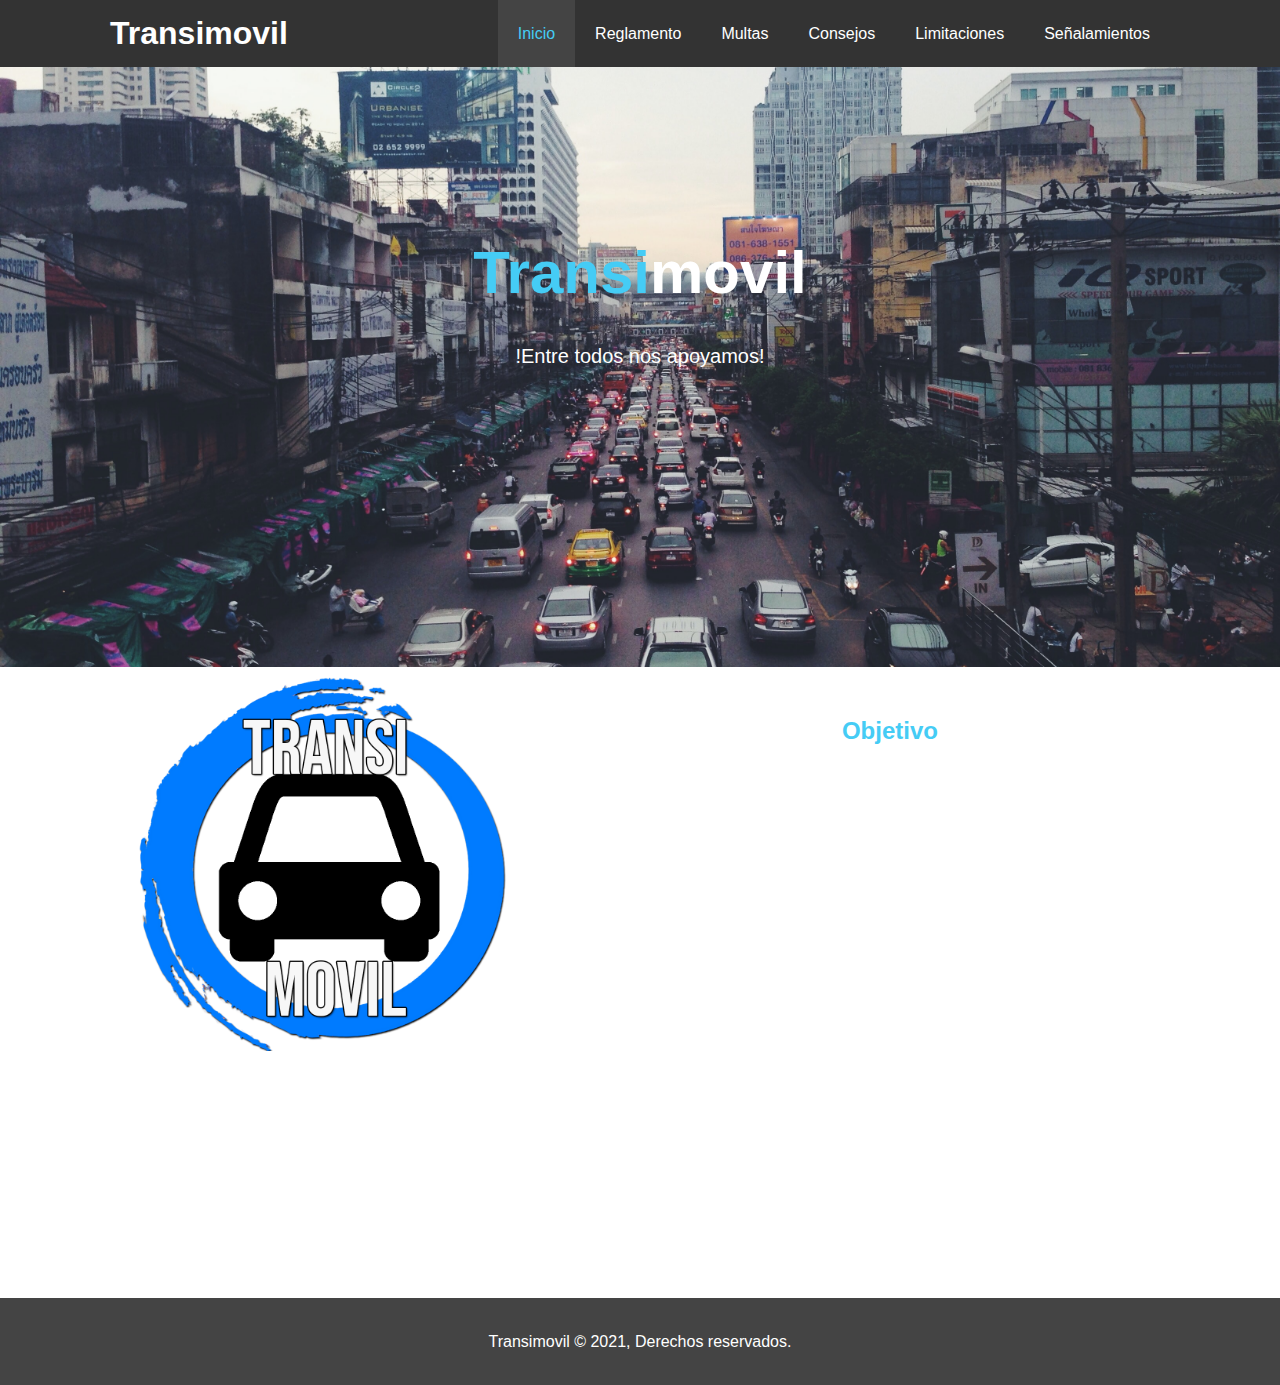
<file: index.html>
<!doctype html>
<html lang="en">
<head>
    <meta charset="UTF-8">
    <meta name="viewport"
          content="width=device-width, user-scalable=no, initial-scale=1.0, maximum-scale=1.0, minimum-scale=1.0">
    <meta http-equiv="X-UA-Compatible" content="ie=edge">
    <link rel="stylesheet" href="https://use.fontawesome.com/releases/v5.8.1/css/all.css" integrity="sha384-50oBUHEmvpQ+1lW4y57PTFmhCaXp0ML5d60M1M7uH2+nqUivzIebhndOJK28anvf" crossorigin="anonymous">
    <link rel="stylesheet" href="css/style.css">
    <link rel="stylesheet" media="screen and (max-width: 768px)" href="css/mobile.css">
    <title>Transimovil | Bienvenido</title>
</head>
<body>
    
<header>
    <nav id="navbar">
        <div class="container">
            <h1 class="logo"><a href="index.html">Transimovil</a></h1>
            <ul>
                <li><a class="current" href="index.html">Inicio</a></li>
                <li><a href="reglamento.html">Reglamento</a></li>
                <li><a href="multas.html">Multas</a></li>
                <li><a href="consejos.html">Consejos</a></li>
                <li><a href="limitaciones.html">Limitaciones</a></li>
                <li><a href="señalamientos.html">Señalamientos</a></li>
            </ul>
        </div>
    </nav>
</header>
        <div id="showcase">
            <div class="container">
                <div class="showcase-content">
                    <h1><span class="text-primary">Transi</span>movil</h1>
                    <p class="lead">!Entre todos nos apoyamos!</p>
                      
                     
                    
                </div>
            </div>
        </div>
    </header>
    <section id="home_info" class="bg-dark">
        <div class="info-img">
            <center><img src="img/logo.png" width="60%"></center>
        </div>
        <div class="info-content">
            <h2><span class="text-primary">Objetivo</span> Transimovil</h2>
            <p>
                Ayudar a la comunidad vial para conocer los diferentes escenarios legales y éticos,
                organizando los artículos del reglamento de tránsito, señalamientos y limitaciones de 
                las autoridades correspondientes.
            </p>
            <p>
                Estimando el riesgo de algún incidente automovilisitico o abuso de autoridad por parte
                de policías o agentes de tránsito brindando una guía de tránsito estatal en el Estado 
                de Puebla.
            </p>
            <!-- <a href="about.html" class="btn btn-light">Read More</a> -->
        </div>
    </section>
    
    <div class="clr"></div>
    <footer id="main-footer">
        <p>Transimovil &copy; 2021, Derechos reservados.</p>
    </footer>
</body>
</html>
</file>
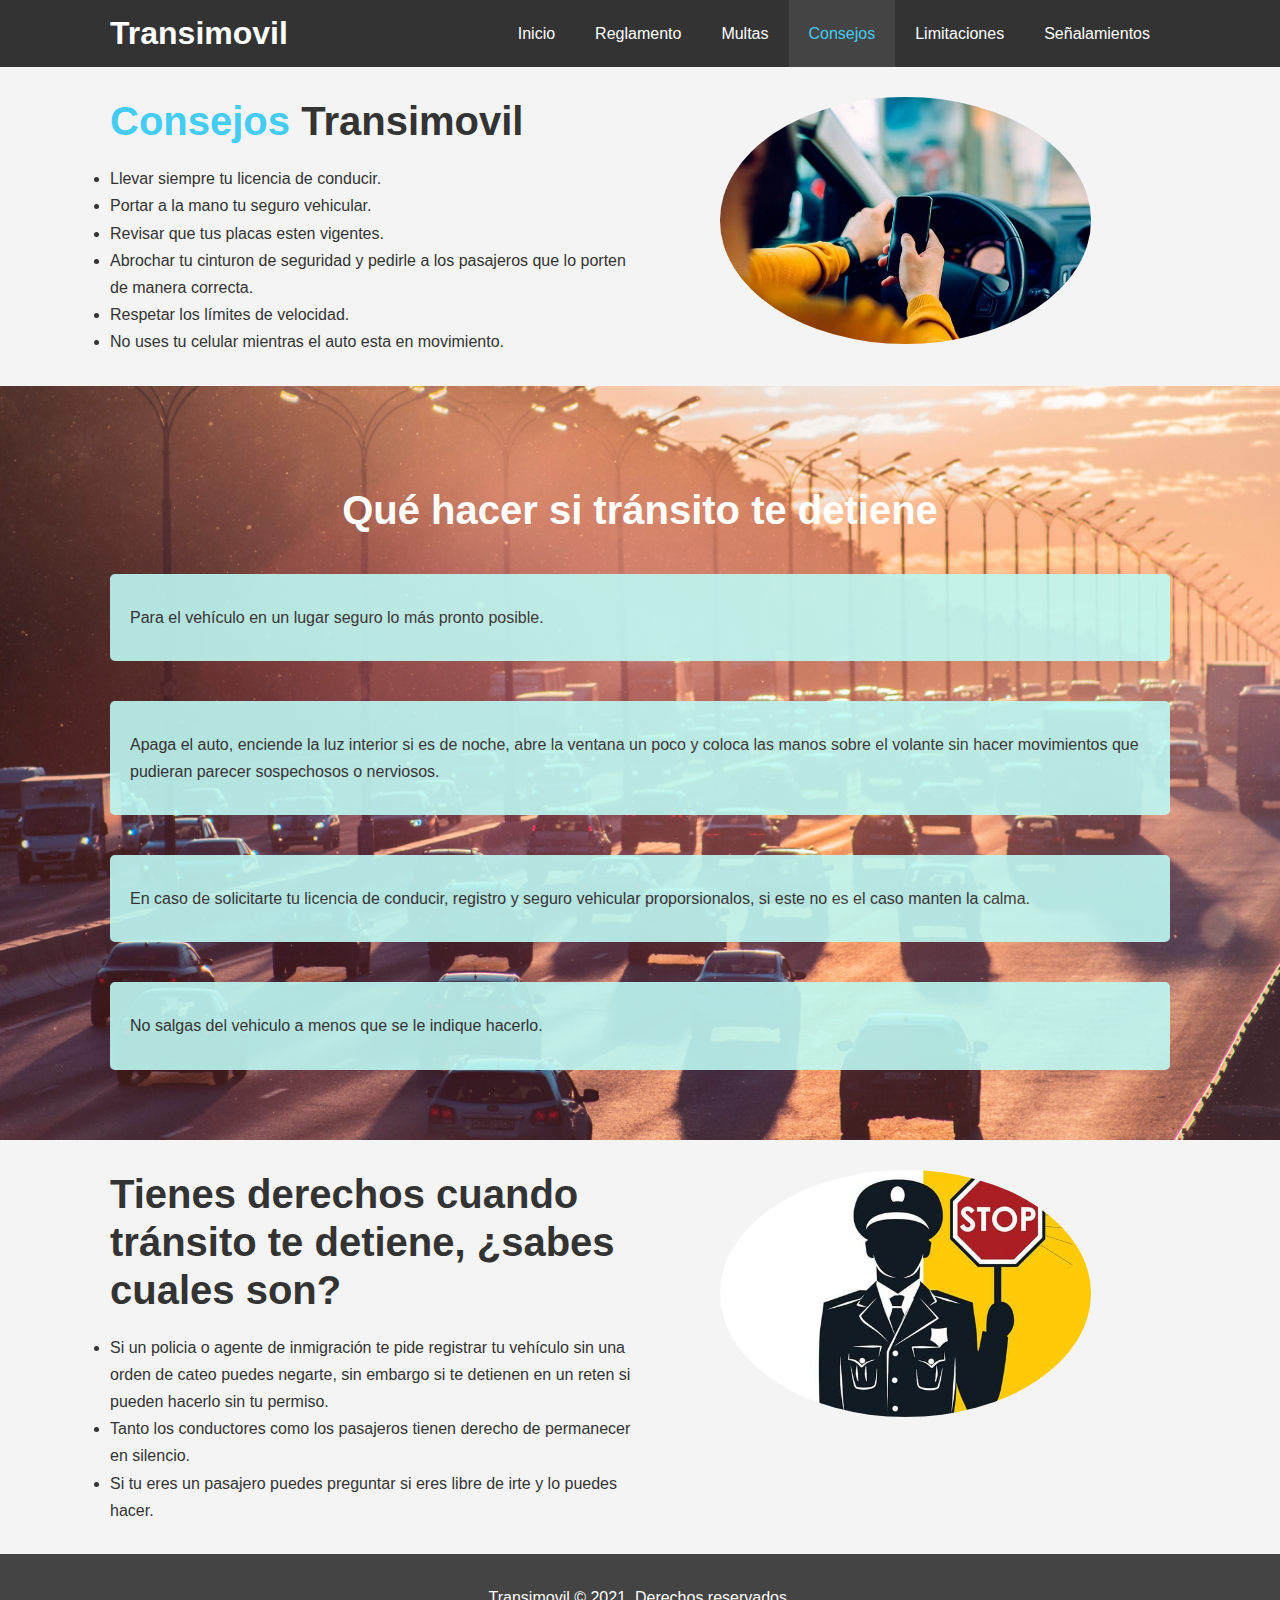
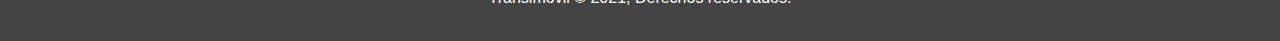
<file: consejos.html>
<!doctype html>
<html lang="en">
<head>
    <meta charset="UTF-8">
    <meta name="viewport"
          content="width=device-width, user-scalable=no, initial-scale=1.0, maximum-scale=1.0, minimum-scale=1.0">
    <meta http-equiv="X-UA-Compatible" content="ie=edge">
    <link rel="stylesheet" href="https://use.fontawesome.com/releases/v5.8.1/css/all.css" integrity="sha384-50oBUHEmvpQ+1lW4y57PTFmhCaXp0ML5d60M1M7uH2+nqUivzIebhndOJK28anvf" crossorigin="anonymous">
    <link rel="stylesheet" href="css/style.css">
    <link rel="stylesheet" media="screen and (max-width: 768px)" href="css/mobile.css">
    <title>Consejos</title>
</head>
<body>
<header>
    <nav id="navbar">
        <div class="container">
            <h1 class="logo"><a href="index.html">Transimovil</a></h1>
            <ul>
                <li><a href="index.html">Inicio</a></li>
                <li><a href="reglamento.html">Reglamento</a></li>
                <li><a href="multas.html">Multas</a></li>
                <li><a class="current" href="consejos.html">Consejos</a></li>
                <li><a href="limitaciones.html">Limitaciones</a></li>
                <li><a href="señalamientos.html">Señalamientos</a></li>
            </ul>
        </div>
    </nav>
</header>
<section id="about-info" class="bg-light py-3">
    <div class="container">
        <div class="info-left">
            <h1 class="l-heading"><span class="text-primary">Consejos</span> Transimovil</h1>
            <ul>
                <li>Llevar siempre tu licencia de conducir.</li>
                <li>Portar a la mano tu seguro vehicular.</li>
                <li>Revisar que tus placas esten vigentes.</li>
                <li>Abrochar tu cinturon de seguridad y pedirle a los pasajeros que lo porten de manera correcta.</li>
                <li>Respetar los límites de velocidad.</li>
                <li>No uses tu celular mientras el auto esta en movimiento.</li>
            </ul>
        </div>
        <div class="info-right">
            <img src="./img/consejos.jpg" >
        </div>
    </div>
</section>

<div class="clr"></div>
<section id="testimonials" class="py-3">
    <div class="container">
        <h2 class="l-heading">Qué hacer si tránsito te detiene</h2>
        <div class="testimonial bg-primary">
            <p>Para el vehículo en un lugar seguro lo más pronto posible.</p>
        </div>

        <div class="testimonial bg-primary">
            <p>Apaga el auto, enciende la luz interior si es de noche, abre la ventana un poco y coloca las manos sobre el volante sin hacer movimientos que pudieran parecer sospechosos o nerviosos.</p>
        </div>

        <div class="testimonial bg-primary">
            <p>En caso de solicitarte tu licencia de conducir, registro y seguro vehicular proporsionalos, si este no es el caso manten la calma.</p>
        </div>

        <div class="testimonial bg-primary">
            <p>No salgas del vehiculo a menos que se le indique hacerlo.</p>
        </div>
    </div>
</section>
<section id="about-info" class="bg-light py-3">
    <div class="container">
        <div class="info-left">
            <h1 class="l-heading">Tienes derechos cuando tránsito te detiene, ¿sabes cuales son?</h1>
            <ul>
                <li>Si un policia o agente de inmigración te pide registrar tu vehículo sin una orden de cateo puedes negarte, sin embargo si te detienen en un reten si pueden hacerlo sin tu permiso.</li>
                <li>Tanto los conductores como los pasajeros tienen derecho de permanecer en silencio.</li>
                <li>Si tu eres un pasajero puedes preguntar si eres libre de irte y lo puedes hacer.</li>
            </ul>
        </div>
        <div class="info-right">
            <img src="./img/transitostop.jpg" alt="hotel">
        </div>
    </div>
</section>

<div class="clr"></div>
<footer id="main-footer">
    <p>Transimovil &copy; 2021, Derechos reservados.</p>
</footer>
</body>
</html>
</file>
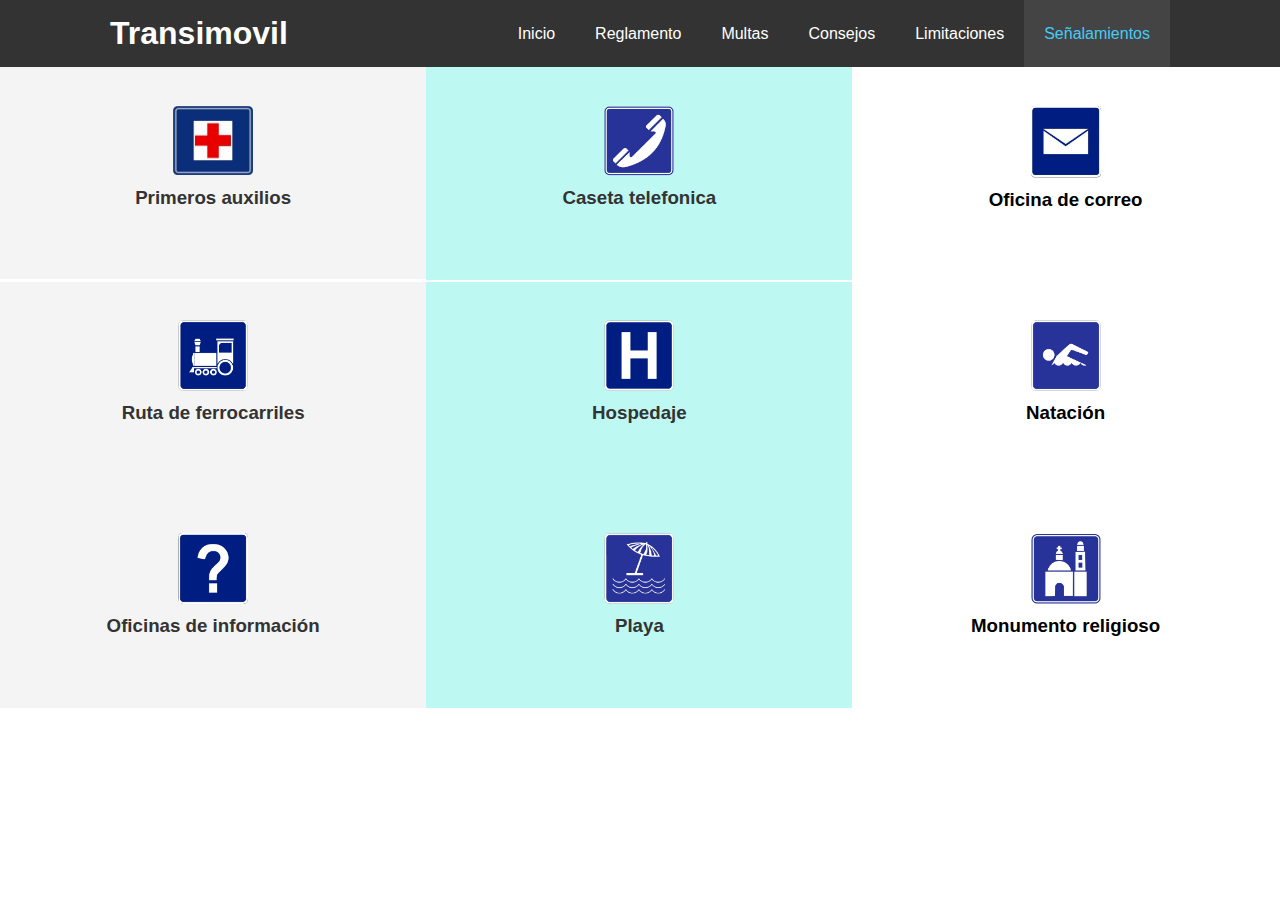
<file: informativas.html>
<!doctype html>
<html lang="en">
<head>
    <meta charset="UTF-8">
    <meta name="viewport"
          content="width=device-width, user-scalable=no, initial-scale=1.0, maximum-scale=1.0, minimum-scale=1.0">
    <meta http-equiv="X-UA-Compatible" content="ie=edge">
    <link rel="stylesheet" href="https://use.fontawesome.com/releases/v5.8.1/css/all.css" integrity="sha384-50oBUHEmvpQ+1lW4y57PTFmhCaXp0ML5d60M1M7uH2+nqUivzIebhndOJK28anvf" crossorigin="anonymous">
    <link rel="stylesheet" href="css/style.css">
    <link rel="stylesheet" media="screen and (max-width: 768px)" href="css/mobile.css">
    <title>Señalamientos informativos</title>
</head>
<body>
    <header>
        <nav id="navbar">
            <div class="container">
                <h1 class="logo"><a href="index.html">Transimovil</a></h1>
                <ul>
                    <li><a href="index.html">Inicio</a></li>
                    <li><a href="reglamento.html">Reglamento</a></li>
                    <li><a href="multas.html">Multas</a></li>
                    <li><a href="consejos.html">Consejos</a></li>
                    <li><a href="limitaciones.html">Limitaciones</a></li>
                    <li><a class="current" href="señalamientos.html">Señalamientos</a></li>
                </ul>
            </div>
        </nav>

        
   
    
    <section id="home_info">

        <!--Señales preventivas-->

            
            <div class="box bg-light">
                <img src="img/informativa/auxilios.jpg" width="23%">
                <h3>Primeros auxilios</h3>
                <p></p>
            </div>
            <div class="box bg-primary">
                <img src="img/informativa/caseta.png" width="20%">
                <h3>Caseta telefonica</h3>
                <p> </p>
            </div>
            <div class="box">
                <img src="img/informativa/correos.jpg" width="20%">
                <h3>Oficina de correo</h3>
                <p></p>
            </div>
          
    
            <div class="box bg-light">
                <img src="img/informativa/ferrocarriles.png" width="20%">
                <h3>Ruta de ferrocarriles</h3>
                <p></p>
            </div>  
            <div class="box bg-primary">
                <img src="img/informativa/hospedaje.png" width="20%">
                <h3>Hospedaje</h3>
                <p></p>
            </div>
            <div class="box">
                <img src="img/informativa/natacion.png" width="20%">
                <h3>Natación</h3>
                <p> </p>
            </div>
    
    
            <div class="box bg-light">
                <img src="img/informativa/oficinas.png" width="20%">
                <h3>Oficinas de información</h3>
                <p></p>
            </div>
            <div class="box bg-primary">
                <img src="img/informativa/playa.png" width="20%">
                <h3>Playa</h3>
                <p> </p>
            </div>
            <div class="box">
                <img src="img/informativa/religioso.png" width="20%">
                <h3>Monumento religioso</h3>
                <p></p>
            </div>
          
    
        </section>
    <div class="clr"></div>

</body>
</html>
</file>
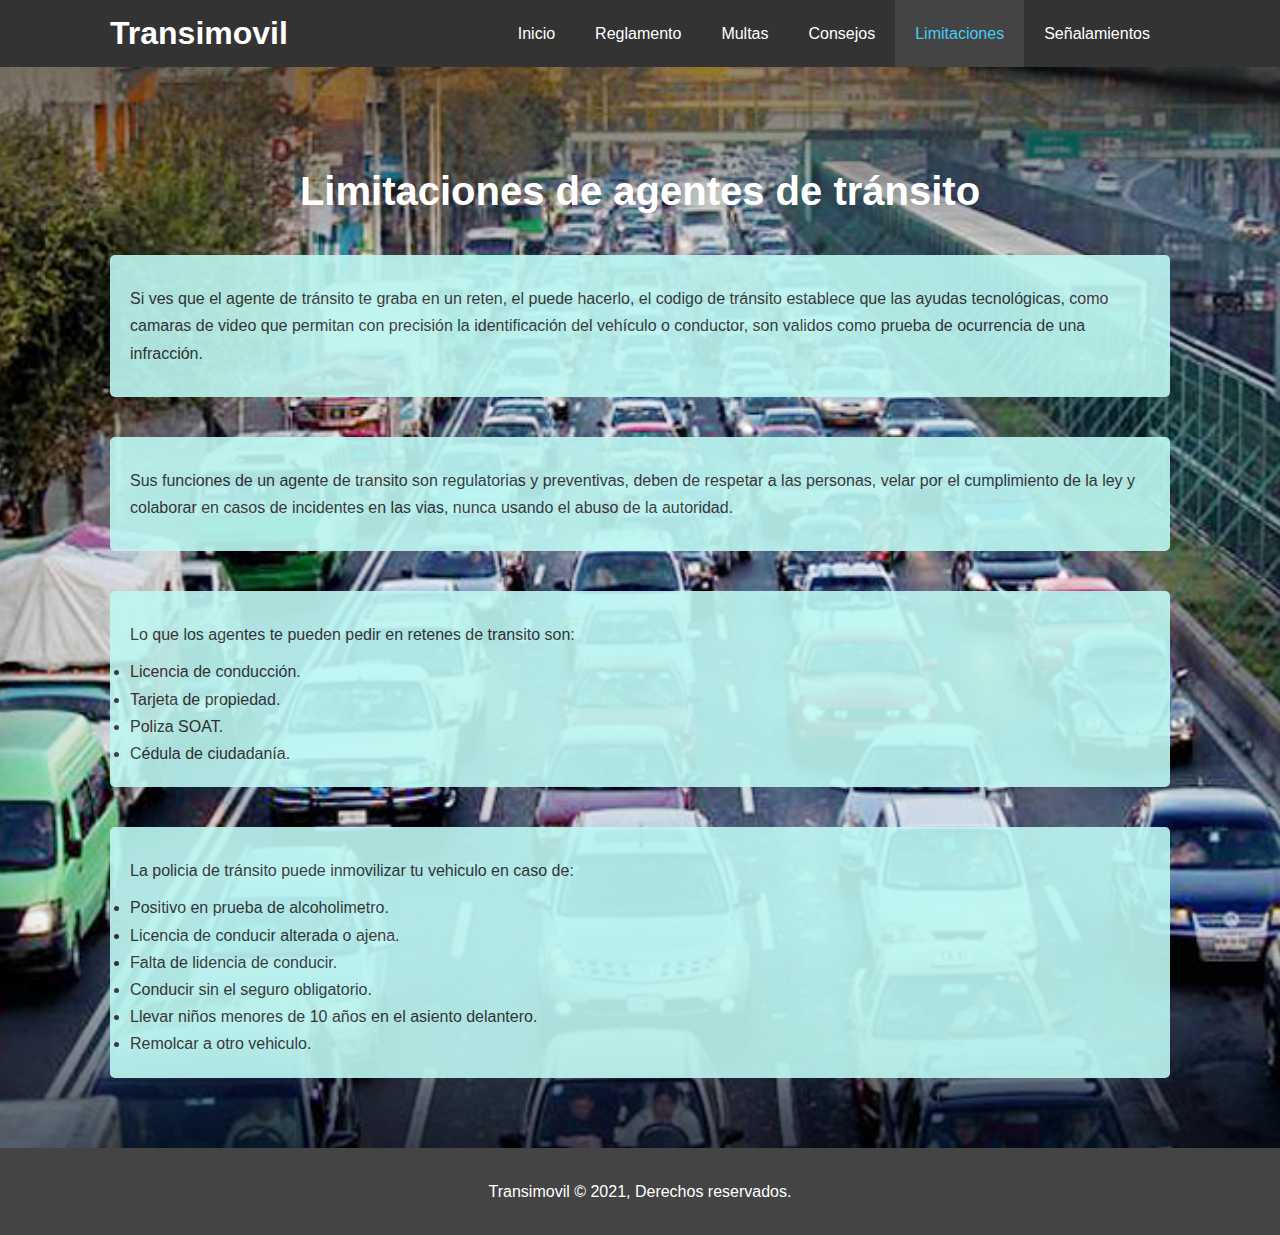
<file: limitaciones.html>
<!doctype html>
<html lang="en">
<head>
    <meta charset="UTF-8">
    <meta name="viewport"
          content="width=device-width, user-scalable=no, initial-scale=1.0, maximum-scale=1.0, minimum-scale=1.0">
    <meta http-equiv="X-UA-Compatible" content="ie=edge">
    <link rel="stylesheet" href="https://use.fontawesome.com/releases/v5.8.1/css/all.css" integrity="sha384-50oBUHEmvpQ+1lW4y57PTFmhCaXp0ML5d60M1M7uH2+nqUivzIebhndOJK28anvf" crossorigin="anonymous">
    <link rel="stylesheet" href="css/style.css">
    <link rel="stylesheet" media="screen and (max-width: 768px)" href="css/mobile.css">
    <title>Limitaciones</title>
</head>
<body>
<header>
    <nav id="navbar">
        <div class="container">
            <h1 class="logo"><a href="index.html">Transimovil</a></h1>
            <ul>
                <li><a href="index.html">Inicio</a></li>
                <li><a href="reglamento.html">Reglamento</a></li>
                <li><a href="multas.html">Multas</a></li>
                <li><a href="consejos.html">Consejos</a></li>
                <li><a class="current" href="limitaciones.html">Limitaciones</a></li>
                <li><a href="señalamientos.html">Señalamientos</a></li>
            </ul>
        </div>
    </nav>
</header>

<div class="clr"></div>
<section id="limitaciones" class="py-3">
    <div class="container">
        <h2 class="l-heading">Limitaciones de agentes de tránsito</h2>
        <div class="testimonial bg-primary">
            <p>Si ves que el agente de tránsito te graba en un reten, el puede hacerlo, el codigo de tránsito establece que las ayudas tecnológicas, como camaras de video que permitan 
                con precisión la identificación del vehículo o conductor, son validos como prueba de ocurrencia de una infracción.</p>
        </div>

        <div class="testimonial bg-primary">
            <p>Sus funciones de un agente de transito son regulatorias y preventivas, deben de respetar a las personas, velar 
                por el cumplimiento de la ley y colaborar en casos de incidentes en las vias, nunca usando el abuso de la autoridad.</p>
        </div>

        <div class="testimonial bg-primary">
            <p>Lo que los agentes te pueden pedir en retenes de transito son: </p>
            <ul>
                <li>Licencia de conducción.</li>
                <li>Tarjeta de propiedad.</li>
                <li>Poliza SOAT.</li>
                <li>Cédula de ciudadanía.</li>
            </ul>
        </div>

        <div class="testimonial bg-primary">
            <p>La policia de tránsito puede inmovilizar tu vehiculo en caso de: </p>
            <ul>
                <li>Positivo en prueba de alcoholimetro.</li>
                <li>Licencia de conducir alterada o ajena.</li>
                <li>Falta de lidencia de conducir.</li>
                <li>Conducir sin el seguro obligatorio.</li>
                <li>Llevar niños menores de 10 años en el asiento delantero.</li>
                <li>Remolcar a otro vehiculo.</li>
            </ul>
        </div>
    </div>
</section>

<div class="clr"></div>
<footer id="main-footer">
    <p>Transimovil &copy; 2021, Derechos reservados.</p>
</footer>
</body>
</html>
</file>
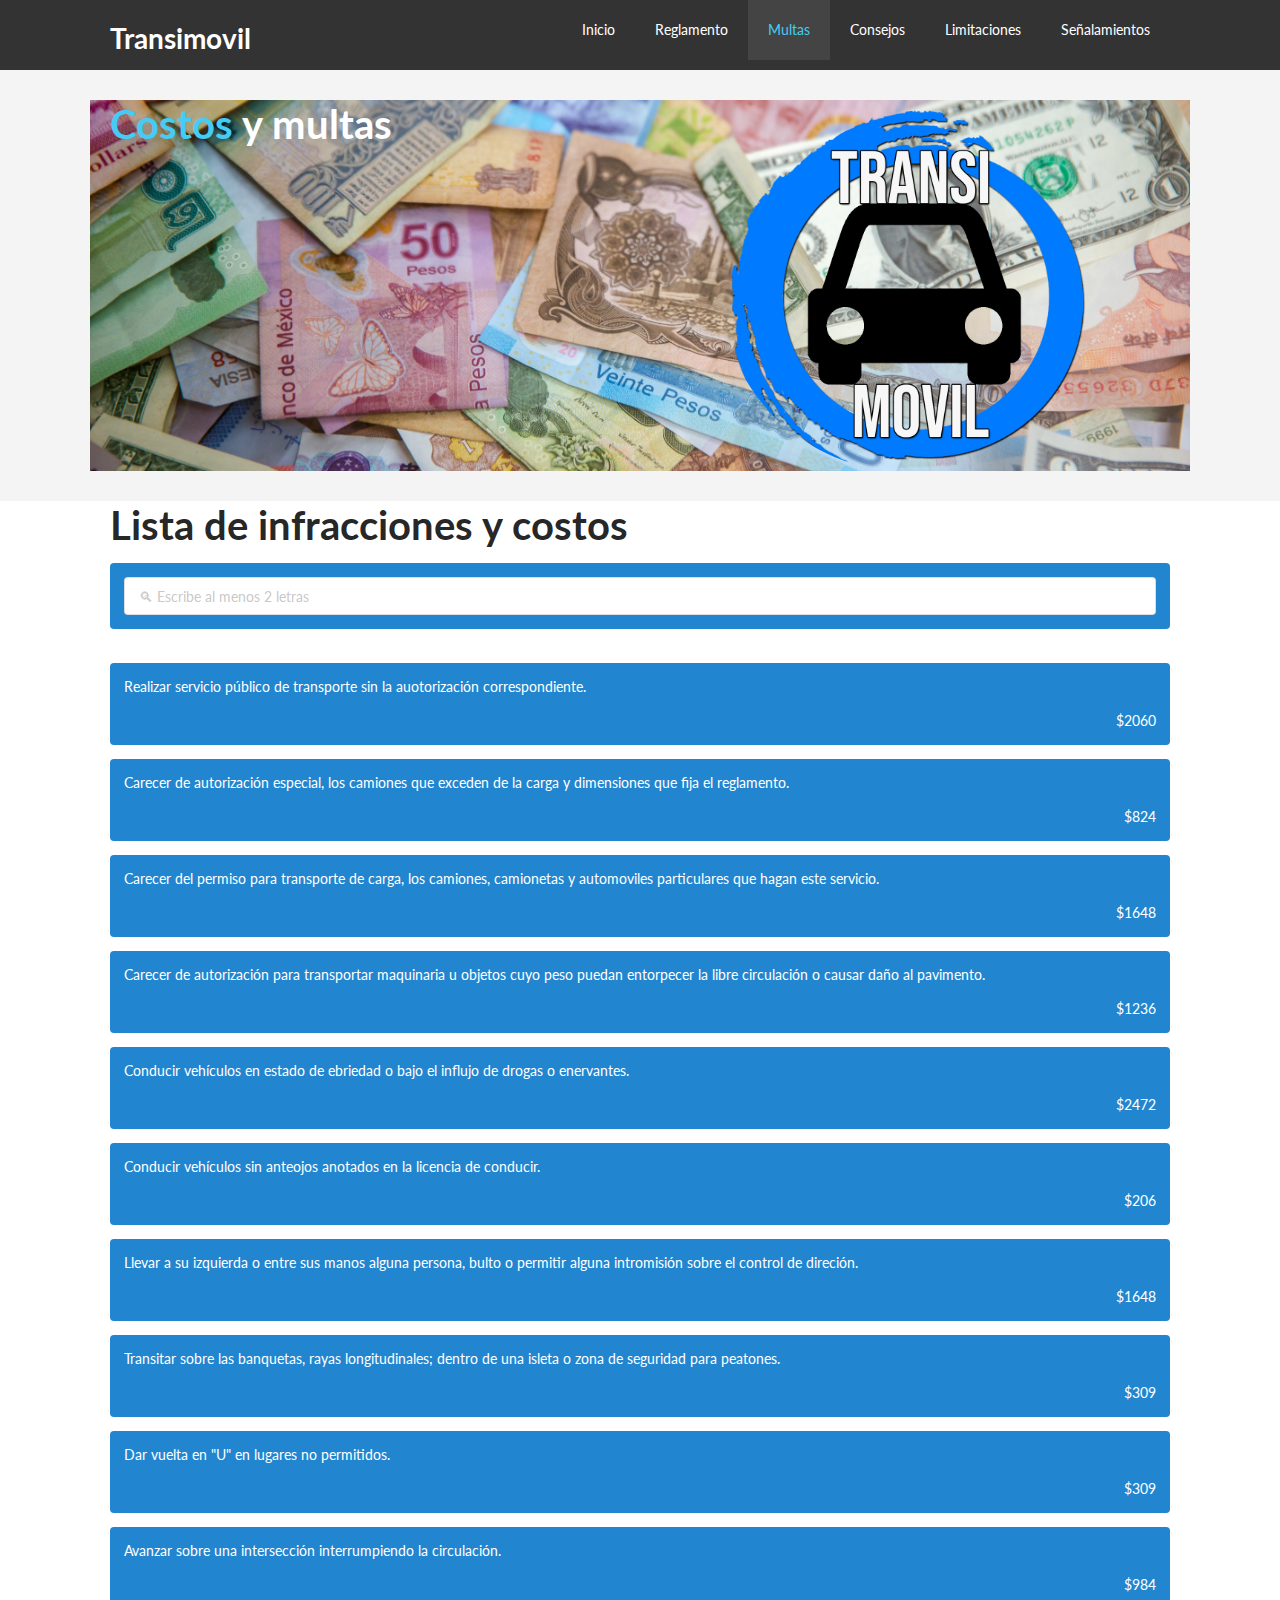
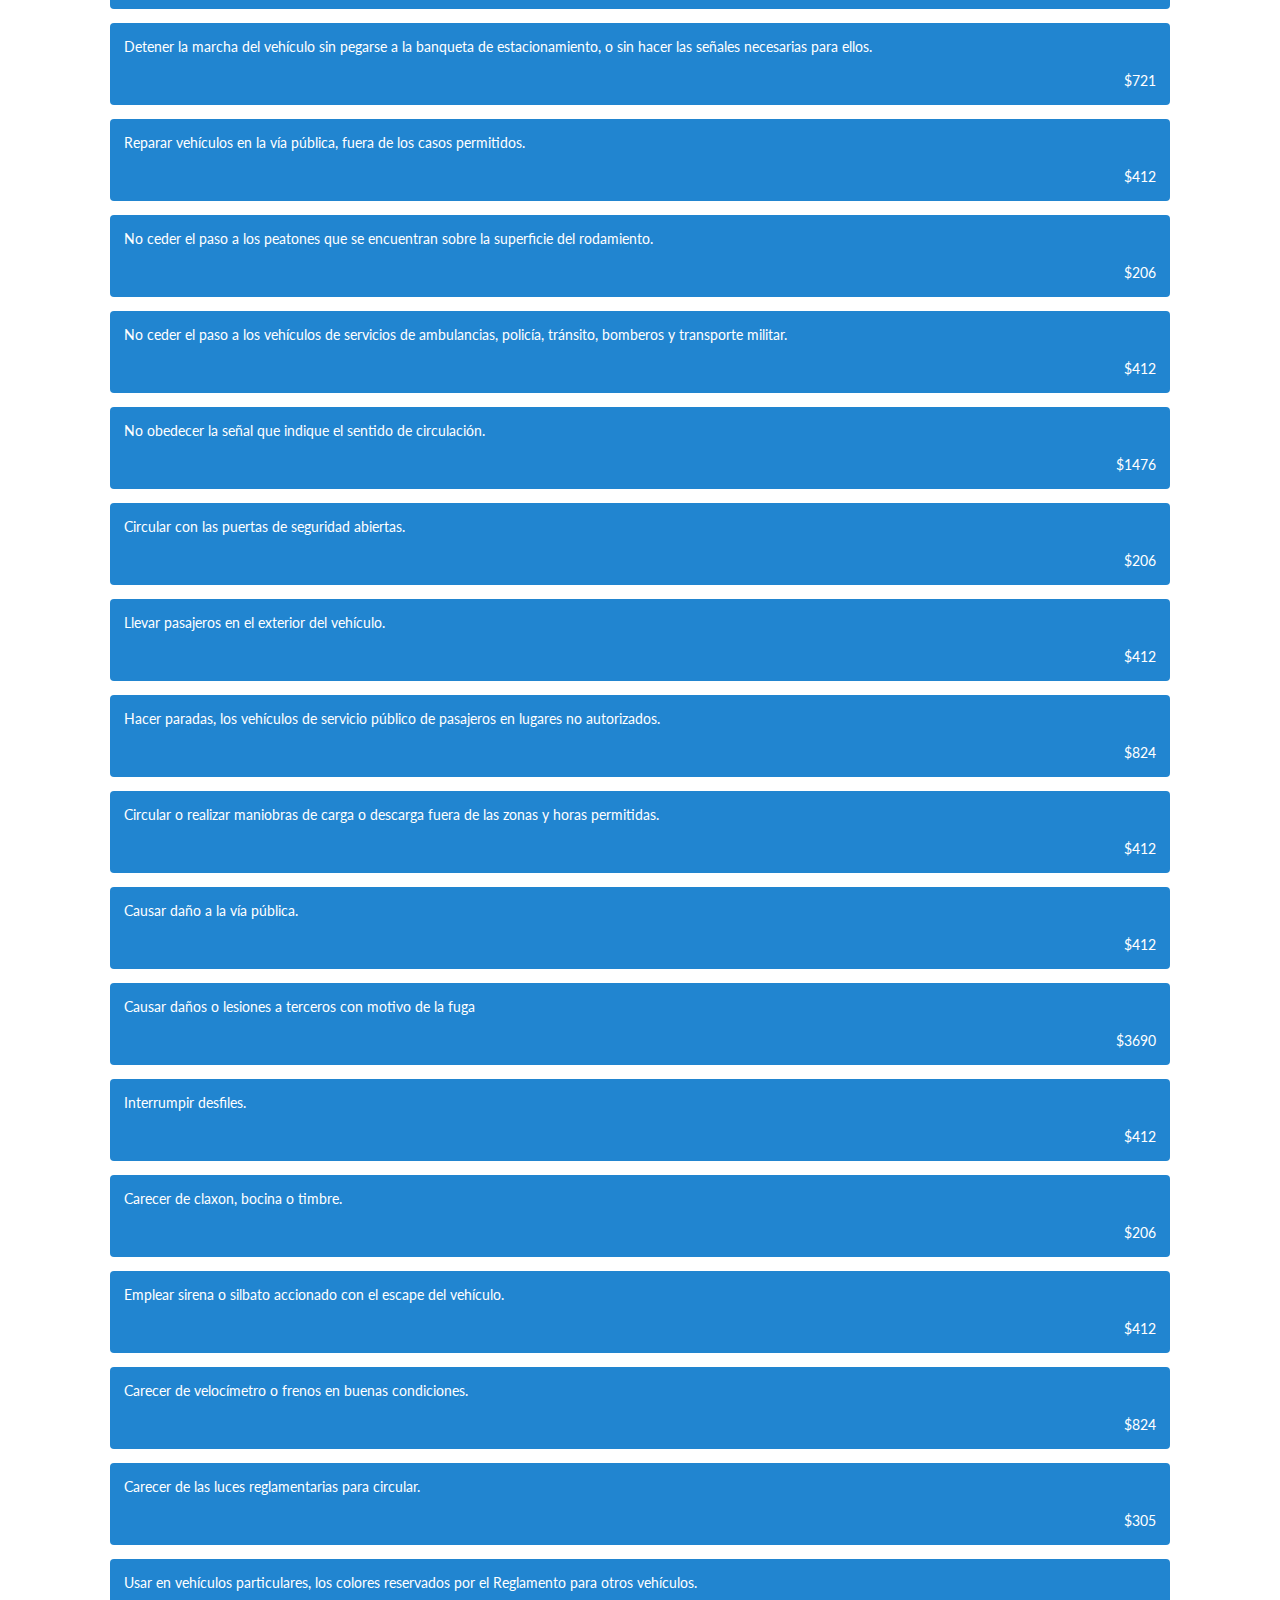
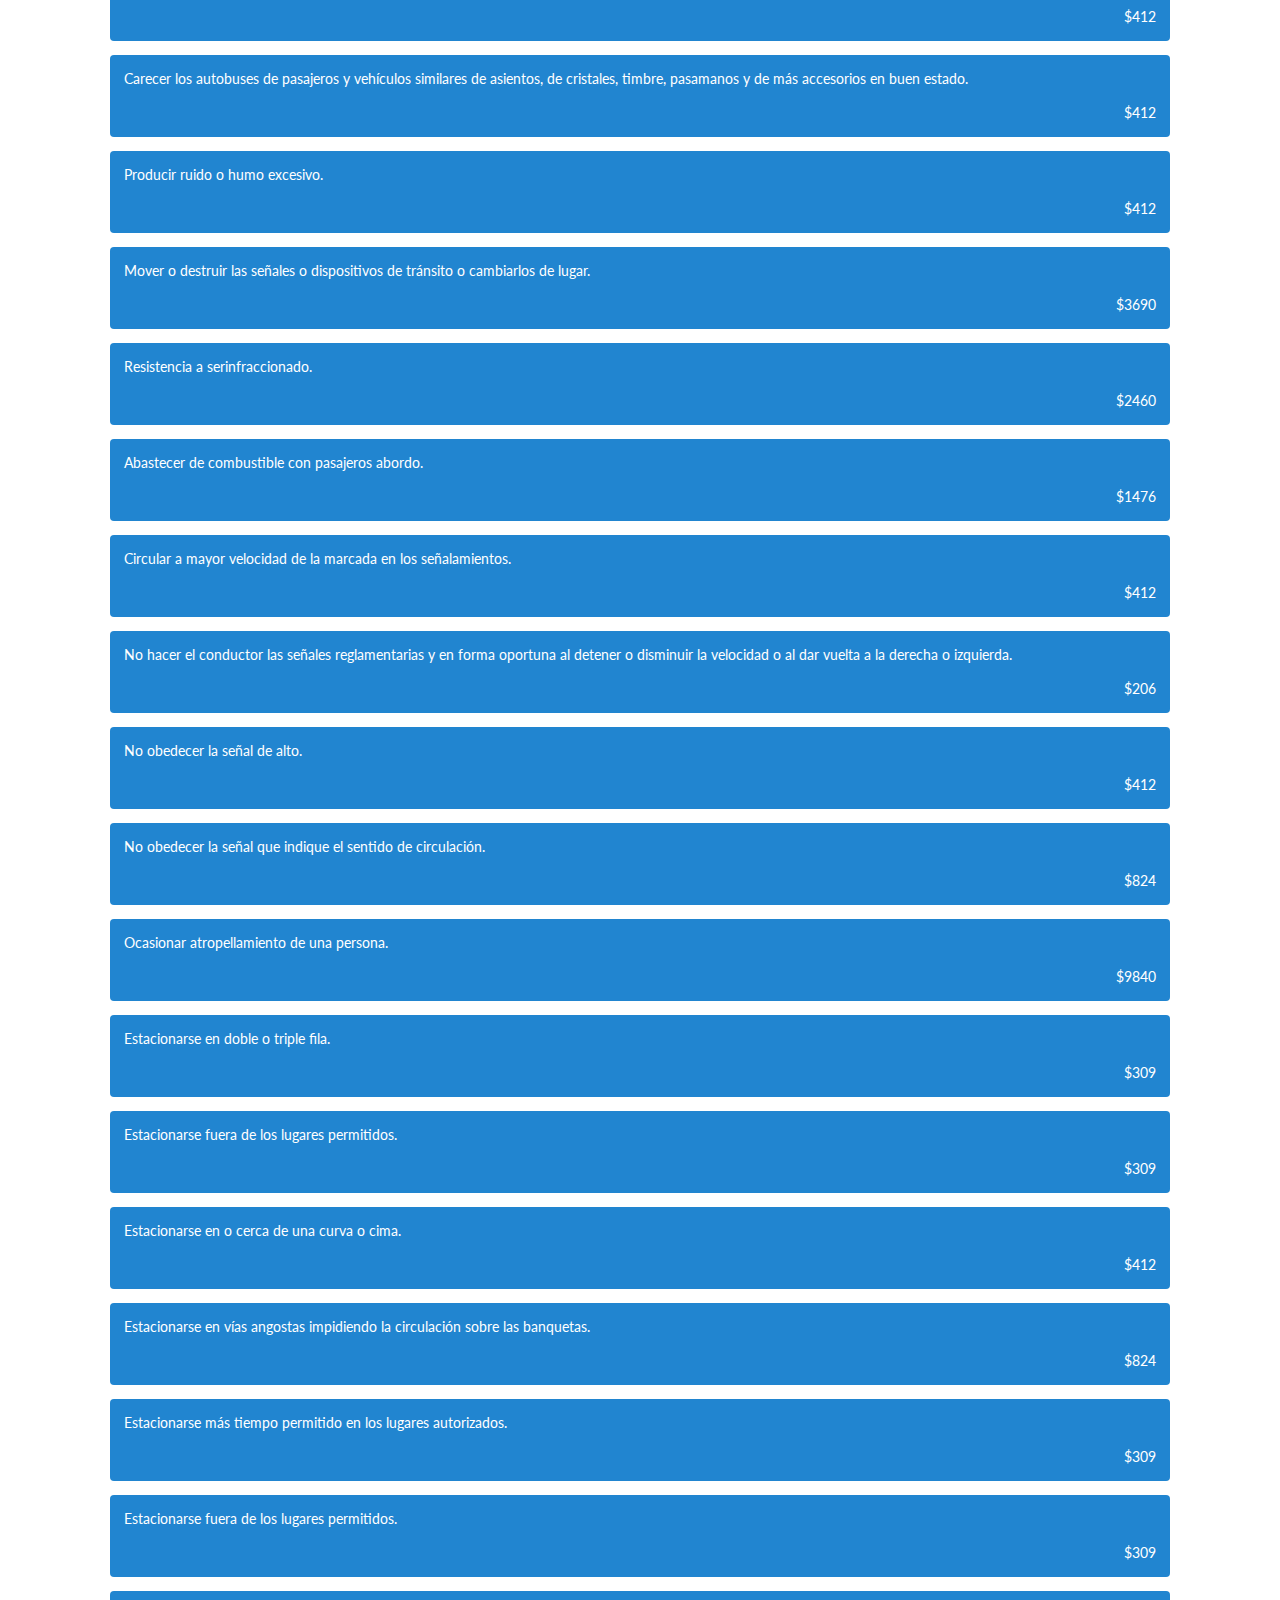
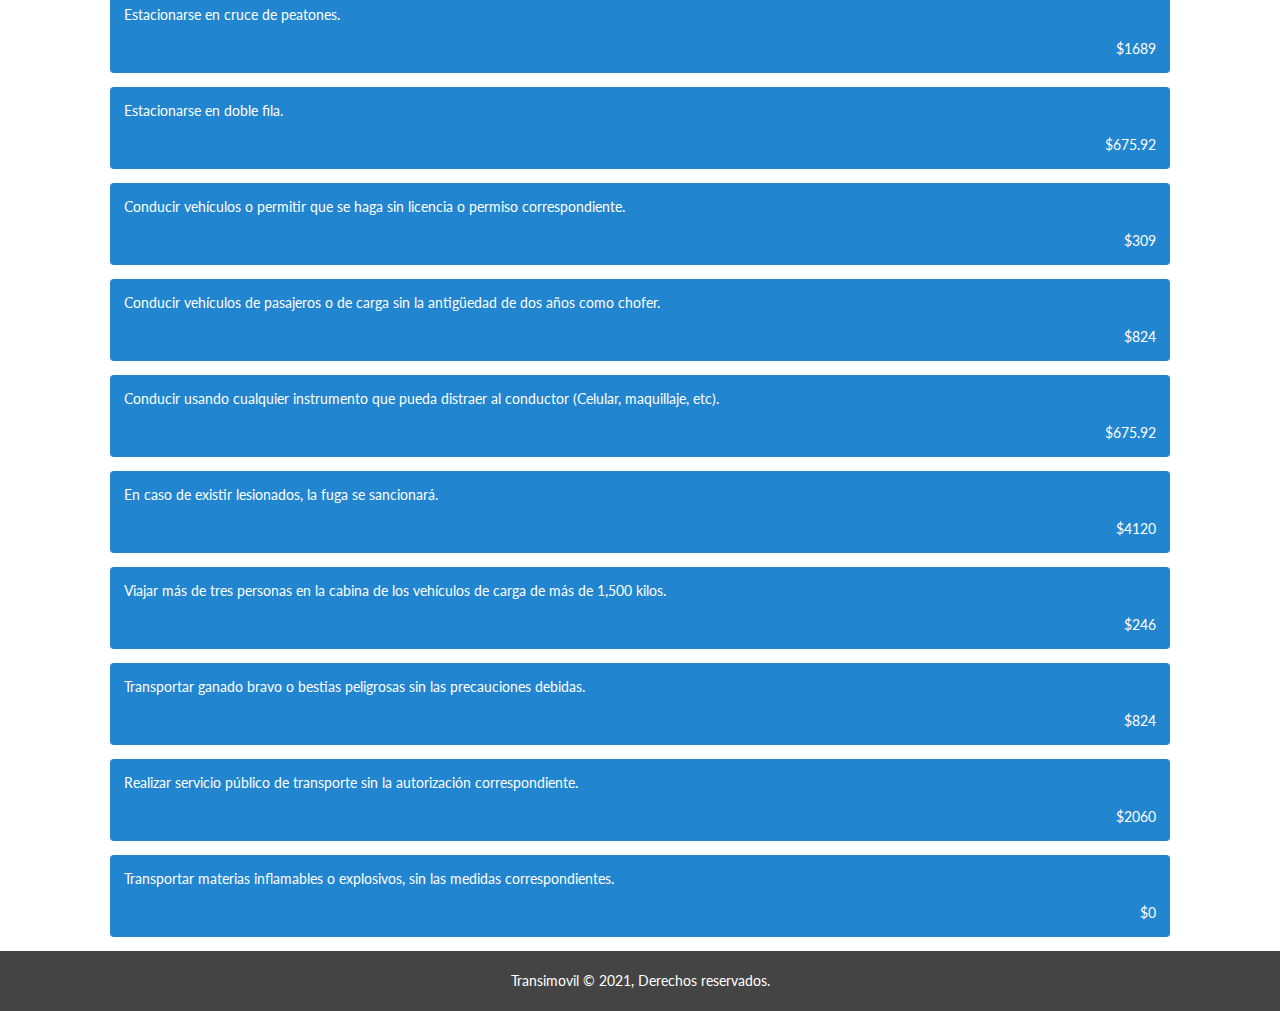
<file: multas.html>
<!doctype html>
<html lang="en">
<head>
    <meta charset="UTF-8">
    <meta name="viewport"
          content="width=device-width, user-scalable=no, initial-scale=1.0, maximum-scale=1.0, minimum-scale=1.0">
    <meta http-equiv="X-UA-Compatible" content="ie=edge">
    <link rel="stylesheet" href="https://use.fontawesome.com/releases/v5.8.1/css/all.css" integrity="sha384-50oBUHEmvpQ+1lW4y57PTFmhCaXp0ML5d60M1M7uH2+nqUivzIebhndOJK28anvf" crossorigin="anonymous">
    <link rel="stylesheet" href="css/style.css">
    <link rel="stylesheet" media="screen and (max-width: 768px)" href="css/mobile.css">
    <!-- Buscador -->
    <link rel="stylesheet" href="css/semantic.css">
    <link rel="stylesheet" href="js/jquery-3.5.1.min.js">
    <script src="https://code.jquery.com/jquery-3.1.1.min.js"
        integrity="sha256-hVVnYaiADRTO2PzUGmuLJr8BLUSjGIZsDYGmIJLv2b8="
        crossorigin="anonymous"></script>
    <link rel="stylesheet" href="css/semantic.min.css">
    <script src="js/semantic.min.js"></script>
    <!-- fin buscador -->
    <title>Costos y multas</title>
</head>
<body>
<header>
    <nav id="navbar">
        <div class="container">
            <h1 class="logo"><a href="index.html">Transimovil</a></h1>
            <ul>
                <li><a href="index.html">Inicio</a></li>
                <li><a href="reglamento.html">Reglamento</a></li>
                <li><a class="current" href="multas.html">Multas</a></li>
                <li><a href="consejos.html">Consejos</a></li>
                <li><a href="limitaciones.html">Limitaciones</a></li>
                <li><a href="señalamientos.html">Señalamientos</a></li>
            </ul>
        </div>
    </nav>
</header>

<section id="about-info" class="bg-light py-3">
    <div class="container" id="multa">
        <div class="info-left">
            <h1 class="l-heading"><span class="text-primary">Costos</span> <span class=mul>y multas</span></h1>
        </div>
        <div class="info-right">
            <img src="./img/logo.png">
        </div>
    </div>
</section>






<div class="clr"></div>
    <div class="container">
        <h2 class="l-heading">Lista de infracciones y costos</h2>
        <!-- <input type="text" id="formulario" class="form-control"> -->

        <!-- Buscador -->
        <div class="ui blue inverted segment">
            <div class="ui fluid icon input">
                <input type="text" id="formulario" class="form-control" placeholder="&#x1f50d;&#xfe0e; Escribe al menos 2 letras">
                <!-- <i class="search icon"></i> -->
            </div>
        </div>
        <br>
        <!-- Fin buscador -->
    <div id="lista">

    </div>

    </div>
    <footer id="main-footer">
        <p>Transimovil &copy; 2021, Derechos reservados.</p>
    </footer>
</body>


<script>
    const multas=[
        {multa: 'Realizar servicio público de transporte sin la auotorización correspondiente.', costo:2060 },
        {multa: 'Carecer de autorización especial, los camiones que exceden de la carga y dimensiones que fija el reglamento.', costo: 824 },
        {multa: 'Carecer del permiso para transporte de carga, los camiones, camionetas y automoviles particulares que hagan este servicio.', costo:1648 },
        {multa: 'Carecer de autorización para transportar maquinaria u objetos cuyo peso puedan entorpecer la libre circulación o causar daño al pavimento.', costo:1236 },
        {multa: 'Conducir vehículos en estado de ebriedad o bajo el influjo de drogas o enervantes.', costo:2472},
        {multa: 'Conducir vehículos sin anteojos anotados en la licencia de conducir.', costo: 206},
        {multa: 'Llevar a su izquierda o entre sus manos alguna persona, bulto o permitir alguna intromisión sobre el control de direción.', costo:1648 },
        {multa: 'Transitar sobre las banquetas, rayas longitudinales; dentro de una isleta o zona de seguridad para peatones.', costo:309 },
        {multa: 'Dar vuelta en "U" en lugares no permitidos.', costo: 309},
        {multa: 'Avanzar sobre una intersección interrumpiendo la circulación.', costo: 984},
        {multa: 'Detener la marcha del vehículo sin pegarse a la banqueta de estacionamiento, o sin hacer las señales necesarias para ellos.', costo: 721},
        {multa: 'Reparar vehículos en la vía pública, fuera de los casos permitidos.', costo:412 },
        {multa: 'No ceder el paso a los peatones que se encuentran sobre la superficie del rodamiento.', costo:206 },
        {multa: 'No ceder el paso a los vehículos de servicios de ambulancias, policía, tránsito, bomberos y transporte militar.', costo:412 },
        {multa: 'No obedecer la señal que indique el sentido de circulación.', costo:1476},
        {multa: 'Circular con las puertas de seguridad abiertas.', costo:206},
        {multa: 'Llevar pasajeros en el exterior del vehículo.', costo:412},
        {multa: 'Hacer paradas, los vehículos de servicio público de pasajeros en lugares no autorizados.', costo:824 },
        {multa: 'Circular o realizar maniobras de carga o descarga fuera de las zonas y horas permitidas.', costo: 412},
        {multa: 'Causar daño a la vía pública.', costo:412},
        {multa: 'Causar daños o lesiones a terceros con motivo de la fuga', costo:3690},
        {multa: 'Interrumpir desfiles.', costo:412 },
        {multa: 'Carecer de claxon, bocina o timbre.', costo:206 },
        {multa: 'Emplear sirena o silbato accionado con el escape del vehículo.', costo:412 },
        {multa: 'Carecer de velocímetro o frenos en buenas condiciones.', costo: 824},
        {multa: 'Carecer de las luces reglamentarias para circular.', costo:305 },
        {multa: 'Usar en vehículos particulares, los colores reservados por el Reglamento para otros vehículos.', costo: 412},
        {multa: 'Carecer los autobuses de pasajeros y vehículos similares de asientos, de cristales, timbre, pasamanos y de más accesorios en buen estado.', costo: 412},
        {multa: 'Producir ruido o humo excesivo.', costo: 412},
        {multa: 'Mover o destruir las señales o dispositivos de tránsito o cambiarlos de lugar.', costo: 3690},
        {multa: 'Resistencia a serinfraccionado.', costo: 2460},
        {multa: 'Abastecer de combustible con pasajeros abordo.', costo: 1476},
        {multa: 'Circular a mayor velocidad de la marcada en los señalamientos.', costo:412 },
        {multa: 'No hacer el conductor las señales reglamentarias y en forma oportuna al detener o disminuir la velocidad o al dar vuelta a la derecha o izquierda.', costo: 206},
        {multa: 'No obedecer la señal de alto.', costo: 412},
        {multa: 'No obedecer la señal que indique el sentido de circulación.', costo: 824},
        {multa: 'Ocasionar atropellamiento de una persona.', costo: 9840},
        {multa: 'Estacionarse en doble o triple fila.', costo:309 },
        {multa: 'Estacionarse fuera de los lugares permitidos.', costo: 309},
        {multa: 'Estacionarse en o cerca de una curva o cima.', costo:412},
        {multa: 'Estacionarse en vías angostas impidiendo la circulación sobre las banquetas.', costo:824 },
        {multa: 'Estacionarse más tiempo permitido en los lugares autorizados.', costo:309 },
        {multa: 'Estacionarse fuera de los lugares permitidos.', costo: 309},
        {multa: 'Estacionarse en cruce de peatones.', costo: 1689},      
        {multa: 'Estacionarse en doble fila.', costo: 675.92},
        {multa: 'Conducir vehículos o permitir que se haga sin licencia o permiso correspondiente.', costo: 309},
        {multa: 'Conducir vehículos de pasajeros o de carga sin la antigüedad de dos años como chofer.', costo: 824},
        {multa: 'Conducir usando cualquier instrumento que pueda distraer al conductor (Celular, maquillaje, etc).', costo: 675.92},      
        {multa: 'En caso de existir lesionados, la fuga se sancionará.', costo:4120},
        {multa: 'Viajar más de tres personas en la cabina de los vehículos de carga de más de 1,500 kilos.', costo:246},
        {multa: 'Transportar ganado bravo o bestias peligrosas sin las precauciones debidas.', costo: 824},
        {multa: 'Realizar servicio público de transporte sin la autorización correspondiente.', costo:2060 },
        {multa: 'Transportar materias inflamables o explosivos, sin las medidas correspondientes.', costo: 0 },
    ]
    const formulario = document.querySelector('#formulario');
    const resultado=document.querySelector('#lista');
    const filtrar=()=>{
        resultado.innerHTML='';
        const text = formulario.value.toLowerCase();
        for(let multa of multas){
            let multaux = multa.multa.toLowerCase();
            if(multaux.indexOf(text)!==-1){
                resultado.innerHTML+= `      
            <div class="ui blue inverted segment">
            <p>${multa.multa} </p>
            <p style="text-align: right;">$${multa.costo}</p>
            </div><p>  
                `;
            }
        }
    }
    formulario.addEventListener('keyup',filtrar)
    filtrar();
</script>
</html>
</file>
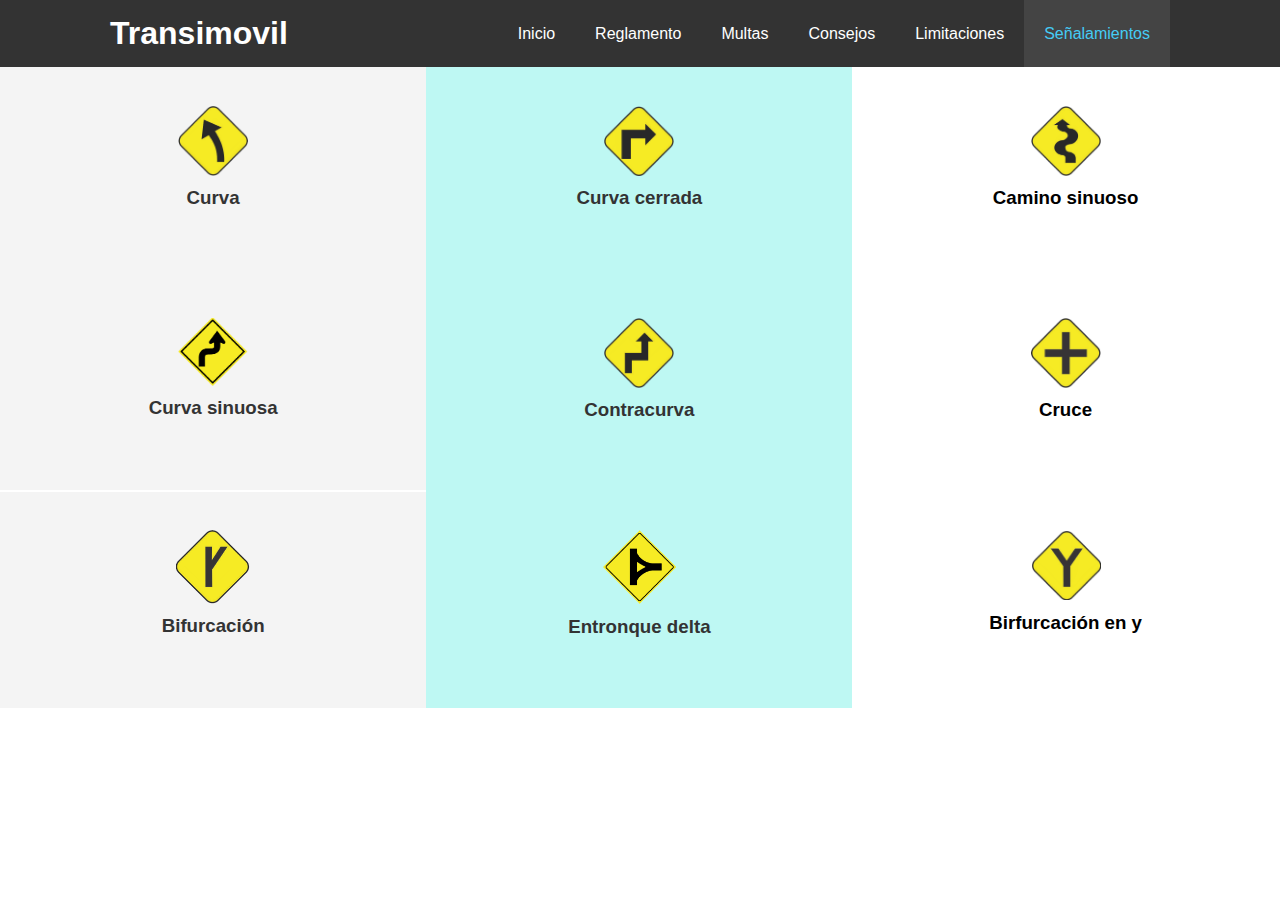
<file: preventivas.html>
<!doctype html>
<html lang="en">
<head>
    <meta charset="UTF-8">
    <meta name="viewport"
          content="width=device-width, user-scalable=no, initial-scale=1.0, maximum-scale=1.0, minimum-scale=1.0">
    <meta http-equiv="X-UA-Compatible" content="ie=edge">
    <link rel="stylesheet" href="https://use.fontawesome.com/releases/v5.8.1/css/all.css" integrity="sha384-50oBUHEmvpQ+1lW4y57PTFmhCaXp0ML5d60M1M7uH2+nqUivzIebhndOJK28anvf" crossorigin="anonymous">
    <link rel="stylesheet" href="css/style.css">
    <link rel="stylesheet" media="screen and (max-width: 768px)" href="css/mobile.css">
    <title>Señalamientos preventivos</title>
</head>
<body>
    <header>
        <nav id="navbar">
            <div class="container">
                <h1 class="logo"><a href="index.html">Transimovil</a></h1>
                <ul>
                    <li><a href="index.html">Inicio</a></li>
                    <li><a href="reglamento.html">Reglamento</a></li>
                    <li><a href="multas.html">Multas</a></li>
                    <li><a href="consejos.html">Consejos</a></li>
                    <li><a href="limitaciones.html">Limitaciones</a></li>
                    <li><a class="current" href="señalamientos.html">Señalamientos</a></li>
                </ul>
            </div>
        </nav>

        
   
    
    <section id="home_info">

        <!--Señales preventivas-->

        <div class="box bg-light">
            <img src="img/preventivas/Curva.PNG" width="20%">
            <h3>Curva</h3>
            <p></p>
        </div>
        <div class="box bg-primary">
            <img src="img/preventivas/Curva_cerrada.PNG" width="20%">
            <h3>Curva cerrada</h3>
            <p> </p>
        </div>
        <div class="box">
            <img src="img/preventivas/Camino_sinuoso.PNG" width="20%">
            <h3>Camino sinuoso</h3>
            <p></p>
        </div>
      

        <div class="box bg-light">
            <img src="img/preventivas/Curva_sinuosa.png" width="20%">
            <h3>Curva sinuosa</h3>
            <p></p>
        </div>  
        <div class="box bg-primary">
            <img src="img/preventivas/Contracurva.PNG" width="20%">
            <h3>Contracurva</h3>
            <p> </p>
        </div>
        <div class="box">
            <img src="img/preventivas/Cruce.PNG" width="20%">
            <h3>Cruce</h3>
            <p> </p>
        </div>


        <div class="box bg-light">
            <img src="img/preventivas/Bifurcacion.png" width="21%">
            <h3>Bifurcación</h3>
            <p></p>
        </div>
        <div class="box bg-primary">
            <img src="img/preventivas/Entronque_delta.png" width="21%">
            <h3>Entronque delta</h3>
            <p> </p>
        </div>
        <div class="box">
            <img src="img/preventivas/Entronque_en_Y.png" width="20%">
            <h3>Birfurcación en y</h3>
            <p> </p>
        </div>
        <!--</section>
        
        <div class="separa"></div>
         Señales restrictivas
         
        <section id=home_info>-->

        </section>
    <div class="clr"></div>

</body>
</html>
</file>
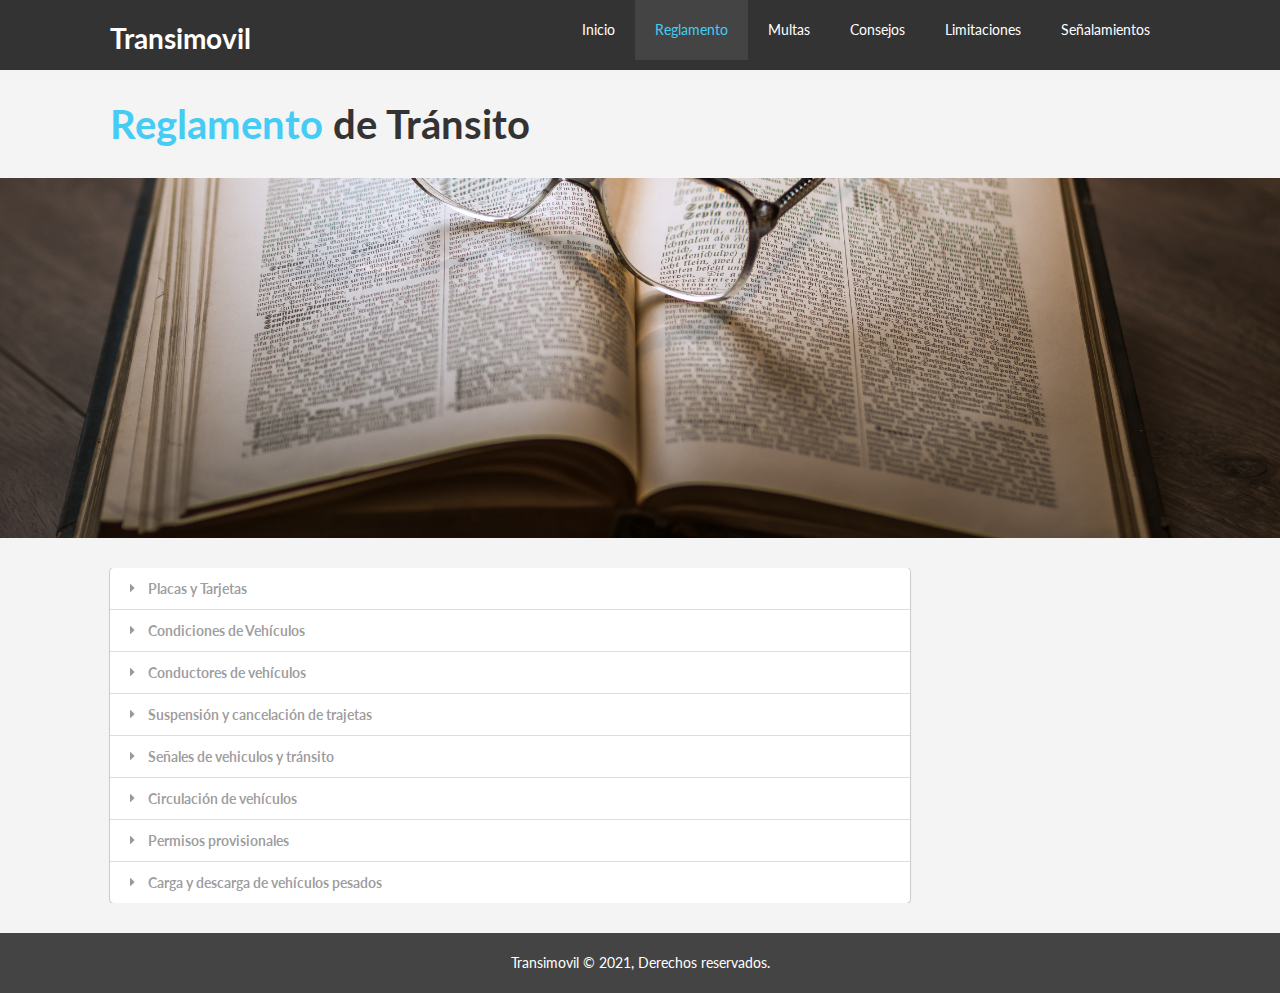
<file: reglamento.html>
<!doctype html>
<html lang="en">
<head>
    <meta charset="UTF-8">
    <meta name="viewport"
          content="width=device-width, user-scalable=no, initial-scale=1.0, maximum-scale=1.0, minimum-scale=1.0">
    <meta http-equiv="X-UA-Compatible" content="ie=edge">
    <link rel="stylesheet" href="https://use.fontawesome.com/releases/v5.8.1/css/all.css" integrity="sha384-50oBUHEmvpQ+1lW4y57PTFmhCaXp0ML5d60M1M7uH2+nqUivzIebhndOJK28anvf" crossorigin="anonymous">
    <link rel="stylesheet" href="css/style.css">
    <link rel="stylesheet" media="screen and (max-width: 768px)" href="css/mobile.css">
     <!-- Acordeon -->
     <link rel="stylesheet" href="css/semantic.css">
     <link rel="stylesheet" href="js/jquery-3.5.1.min.js">
     <script src="https://code.jquery.com/jquery-3.1.1.min.js"
         integrity="sha256-hVVnYaiADRTO2PzUGmuLJr8BLUSjGIZsDYGmIJLv2b8="
         crossorigin="anonymous"></script>
     <script src="js/semantic.min.js"></script>
     <!-- fin acordeon -->
    <title>Reglamento</title>
</head>
<body>
<header>
    <nav id="navbar">
        <div class="container">
            <h1 class="logo"><a href="index.html">Transimovil</a></h1>
            <ul>
                <li><a href="index.html">Inicio</a></li>
                <li><a class="current" href="reglamento.html">Reglamento</a></li>
                <li><a href="multas.html">Multas</a></li>
                <li><a href="consejos.html">Consejos</a></li>
                <li><a href="limitaciones.html">Limitaciones</a></li>
                <li><a href="señalamientos.html">Señalamientos</a></li>
            </ul>
        </div>
    </nav>
</header>
<section id="about-info" class="bg-light py-3">
    <div class="container">
        <div class="info-left">
            <h1 class="l-heading"><span class="text-primary">Reglamento</span> de Tránsito</h1>
        </div>
        <div class="info-right">
            <!-- <img src="./img/consejos.jpg" alt="hotel"> -->
        </div>
    </div>
</section>

<div class="clr"></div>
<section id="testimonial" class="py-3">
    <div class="container">
        <!-- <h2 class="l-heading">Qué hacer si tránsito te detiene</h2> -->
    </div>
</section>
<section id="about-info" class="bg-light py-3">
    <div class="container">
        <!-- Acordeon -->
        <div class="ui styled accordion">
            <!-- sub acordeon-->
            <div class="title" id="acor_titulo"><i class="dropdown icon"></i> Placas y Tarjetas</div>
            <div class="content"><div class="accordion">
                <div class="title" id="acor_titulo"><i class="dropdown icon"></i> Articulo 28</div>
                    <div class="content">
                        <p>
                            Las placas demostradoras se destinarán al uso de las negociaciones  dedicadas
                            a la compraventa de vehículos, y solamente se pueden utilizar para demostrar 
                            el funcionamiento de dichos vehículos en las vías públicas.</p>
                    </div>
                <div class="title" id="acor_titulo"><i class="dropdown icon"></i> Artículo 29</div>
                    <div class="content">
                        <p>Las placas para automóviles, camiones y autobuses se colocarán invariablemente 
                            en las partes anterior y posterior de los vehículos, en los lugares destinados 
                            para ese objeto, debiendo quedar completamente visibles.</p>
                    </div>
                <div class="title" id="acor_titulo"><i class="dropdown icon"></i> Artículo 31</div>
                    <div class="content">
                        <p>En caso de pérdida o extravío de una o ambas placas, o de la tarjeta 
                            de circulación, el interesado deberá notificarlo inmediatamente a la oficina 
                            de tránsito correspondiente, y tramitar su reposición </p>
                    </div>
              </div>
            </div>
            <!-- fin -->
            <!-- sub acordeon-->
            <div class="title" id="acor_titulo"><i class="dropdown icon"></i> Condiciones de Vehículos</div>
            <div class="content"><div class="accordion">
                <div class="title" id="acor_titulo"><i class="dropdown icon"></i> Articulo 37</div>
                    <div class="content">
                        <p>Los camiones de carga y vehículos análogos, se sujetarán a los siguientes 
                            límites de carga y dimensiones:</p>
                        <p>
                            <ul class="ui list">
                                <li>Peso total, incluyendo el de carga 8000 Kgs. </li>
                                <li>Largo máximo 13.00 Mts. </li>
                                <li>Ancho máximo 3.50 Mts. </li>
                                <li>Altura máxima a partir de la superficie de rodamiento 4.00 Mts.</li>
                                <li>Ancho máximo de la carga que se transporte 2.50 Mts. </li>
                                <li>Largo total de un camión de carga con remolque13.00 Mts. </li>
                            </ul>
                        </p>
                    </div>
                <div class="title" id="acor_titulo"><i class="dropdown icon"></i> Artículo 43</div>
                    <div class="content">
                        <p>En los vehículos destinados exclusivamente al transporte de 
                            pasajeros queda prohibida la conducción de animales, bultos, paquetes u otros 
                            objetos análogos, que por su condición, volumen, aspecto o mal olor, puedan 
                            causar molestias a los pasajeros.</p>
                    </div>
                <div class="title" id="acor_titulo"><i class="dropdown icon"></i> Artículo 47</div>
                    <div class="content">
                        <p>Los vehículos de carga, cuando transporten material susceptible de 
                            esparcirse o derramarse, deberán emplear cajas que impidan que 
                            se riegue o tire lo transportado y deberán ir cubiertas de manera 
                            adecuada para impedir la expulsión de partículas al exterior.</p>
                    </div>
                <div class="title" id="acor_titulo"><i class="dropdown icon"></i> Artículo 56</div>
                    <div class="content">
                        <p>Los vehículos de tracción animal contará con ruedas enllantadas; en ningún 
                            caso de madera o metal, y además: Dos fanales o linternas laterales que se 
                            fijarán en la parte posterior, y bocina o campana.</p>
                    </div>
              </div>
            </div>
            <!-- fin -->
             <!-- sub acordeon-->
             <div class="title" id="acor_titulo"><i class="dropdown icon"></i> Conductores de vehículos</div>
             <div class="content"><div class="accordion">
                 <div class="title" id="acor_titulo"><i class="dropdown icon"></i> Articulo 60</div>
                     <div class="content">
                         <p>Ninguna persona podrá conducir vehículos que son materia de este 
                            reglamento, con excepción de las bicicletas, triciclos, carros de mano 
                            y vehículos de tracción animal, si no cuenta con la licencia que le será 
                            expedida por la Dirección de Tránsito, cuando el interesado haya satisfecho 
                            los requisitos que señala este ordenamiento.</p>
                     </div>
                 <div class="title" id="acor_titulo"><i class="dropdown icon"></i> Artículo 64</div>
                     <div class="content">
                         <p>Para la conducción de autobuses y camiones de carga, de servicio privado 
                            o público, y automóviles de alquiler, el aspirante acreditará tener licencia 
                            de chofer con antigüedad de dos años, por lo menos. </p>
                     </div>
                 <div class="title" id="acor_titulo"><i class="dropdown icon"></i> Artículo 65</div>
                     <div class="content">
                         <p>Los conductores de maquinaria móvil de construcción deben obtener licencia 
                            de chofer en la Dirección de Tránsito. Los conductores de tractores, 
                            conocidos como tractoristas, requerirán licencia de chofer o automovilista.</p>
                     </div>
               </div>
             </div>
             <!-- fin -->
              <!-- sub acordeon-->
            <div class="title" id="acor_titulo"><i class="dropdown icon"></i> Suspensión y cancelación de trajetas</div>
            <div class="content"><div class="accordion">
                <div class="title" id="acor_titulo"><i class="dropdown icon"></i> Articulo 77</div>
                    <div class="content">
                        <p>
                            Las licencias para conducir vehículos  podrán suspenderse hasta por un año, 
                            por cualquiera de las causas siguientes:
                            <ul class="ui list">
                                <li>I.	Por cometer alguna violación grave a este Reglamento, a juicio de 
                                    la Dirección de Tránsito. </li>
                                <li>II.	Por violaciones habituales al reglamento de tránsito, aún cuando 
                                sean leves. Para los efectos de esta sanción se harán las anotaciones 
                                correspondientes en cada expediente, para comprobar la habitualidad 
                                del infractor.</li> 
                                <li>III.	Por resolución Judicial en tal sentido. En este caso, la suspensión 
                                    serán por el tiempo que señale la autoridad Judicial.</li> 
                            </ul>    
                        </p>
                    </div>
              </div>
            </div>
            <!-- fin -->
             <!-- sub acordeon-->
             <div class="title" id="acor_titulo"><i class="dropdown icon"></i> Señales de vehiculos y tránsito</div>
             <div class="content"><div class="accordion">
                <div class="title" id="acor_titulo"><i class="dropdown icon"></i> Articulo 87</div>
                    <div class="content">
                        <p>Los conductores de vehículos deberán hacer uso del mecanismo 
                            electro-mecánico especial para hacer las señales en el movimiento y circulación 
                            de sus vehículos; en caso de no disponer de señales eléctricas, deberán hacer 
                            las siguientes:
                            
                            <ul class="ui list">
                                <li>I.	Para detener la marcha de los vehículos o para disminuir la velocidad, 
                                    sacarán horizontalmente el brazo por el lado izquierdo, con la mano extendida.</li>
                                <li>II.	Para indicar que va a dar vuelta a la derecha, deberá sacar el brazo por el 
                                    lado izquierdo, colocando el antebrazo verticalmente con la mano extendida hacia arriba.</li> 
                                <li>III.	Para indicar vuelta a la izquierda deberán sacar el brazo por el lado 
                                    izquierdo, inclinando hacia abajo, con la mano extendida.</li> 
                            </ul>    
                        </p>
                    </div>
              </div>
             </div>
             <!-- fin -->
              <!-- sub acordeon-->
            <div class="title" id="acor_titulo"><i class="dropdown icon"></i> Circulación de vehículos</div>
            <div class="content"><div class="accordion">
                <div class="title" id="acor_titulo"><i class="dropdown icon"></i> Articulo 99</div>
                    <div class="content">
                        <p>Las personas que manejen vehículos autorizados por este reglamento deberán 
                            estar en pleno uso de sus facultades físicas, mentales y conducirlos con 
                            precaución utilizando el arroyo de las vías públicas, observando las d
                            isposiciones que el mismo señala.</p>
                    </div>
                <div class="title" id="acor_titulo"><i class="dropdown icon"></i> Artículo 100</div>
                    <div class="content">
                        <p>Ninguna persona conducirá vehículos de motor sin llevar firmemente, 
                            con ambas manos, el control de dirección; no llevará a su 
                            izquierda o entre sus manos ninguna persona o bulto, ni permitirá intromisión 
                            alguna sobre el control de dirección.</p>
                    </div>
                <div class="title" id="acor_titulo"><i class="dropdown icon"></i> Artículo 102</div>
                    <div class="content">
                        <p>Queda prohibido a los conductores de vehículos:
                            <ul class="ui list">
                                <li>I.	Transitar sobre las rayas longitudinales marcadas en la superficie 
                                    de rodamiento que limiten los carriles de circulación o dentro de una isleta, 
                                    sus marcas de aproximación o zonas de seguridad para peatones</li>
                                <li>II.	Rebasar en ''alto'' las líneas que protegen las zonas de peatones
                                    o en su caso, el alineamiento de los edificios. </li>
                                <li>III.	Interrumpir desfiles.</li>
                            </ul>
                        </p>
                    </div>
                <div class="title" id="acor_titulo"><i class="dropdown icon"></i> Artículo 104</div>
                    <div class="content">
                        <p>Solamente podrá darse vuelta en ''U''en calles o avenidas con camellón 
                           central, cuando no exista señal prohibitiva.</p>
                    </div>
                <div class="title" id="acor_titulo"><i class="dropdown icon"></i> Artículo 105</div>
                    <div class="content">
                        <p>Para transitar en torno a una rotondao glorieta, los vehículos deberán 
                            ser conducidos dejando a la izquierda el centro de la misma</p>
                    </div>
                <div class="title" id="acor_titulo"><i class="dropdown icon"></i> Artículo 108</div>
                    <div class="content">
                        <p>Los vehículos no podrán ser estacionados fuera de los lugares 
                            permitidos para ese efecto, ni a menos de diez metros de la esquina en donde 
                            no se encuentre marcada la limitación </p>
                    </div>
                <div class="title" id="acor_titulo"><i class="dropdown icon"></i> Artículo 110</div>
                    <div class="content">
                        <p>En las vías públicas únicamente podrán efectuarse reparaciones que se 
                            consideren motivadas por casos de emergencia o de fuerza mayor. 
                            Los talleres o casas que se dediquen a la reparación de automóviles, 
                            bajo ningún concepto podrán repararlos o estacionarlos en las vías públicas 
                            para ese objeto.</p>
                    </div>
                <div class="title" id="acor_titulo"><i class="dropdown icon"></i> Artículo 111</div>
                    <div class="content">
                        <p>Se prohíbe terminantemente dejar abandonado o detener en la vía pública 
                            por más del tiempo necesario cualquier vehículo, con el motor en movimiento. 
                            El conductor, o en su caso el propietario, será el inmediato responsable de la 
                            infracción de este Artículo.</p>
                    </div>
                <div class="title" id="acor_titulo"><i class="dropdown icon"></i> Artículo 113</div>
                    <div class="content">
                        <p>Solamente se dará marcha atrás, cuando el movimiento pueda hacerse 
                            con seguridad y sin interferir el tránsito, en una distancia no mayor de 
                            diez metros. Se prohíbe el movimiento en intersecciones.</p>
                    </div>
                <div class="title" id="acor_titulo"><i class="dropdown icon"></i> Artículo 117</div>
                    <div class="content">
                        <p>En las vías públicas con ''preferencia de paso'', 
                            vehículos que en ellas circulen tomarán preferencia sobre los que lo hagan 
                            por todas las que le son transversales, a la velocidad permitida.</p>
                    </div>
                <div class="title" id="acor_titulo"><i class="dropdown icon"></i> Artículo 123</div>
                    <div class="content">
                        <p>Cuando un vehículo sea conducido a velocidad menor de la normal, 
                            deberá circular siempre por su extrema derecha..</p>
                    </div>
                <div class="title" id="acor_titulo"><i class="dropdown icon"></i> Artículo 124</div>
                    <div class="content">
                        <p>En las zonas de velocidad controlada, así como en las curvas, bocacalles 
                            y cruceros, queda prohibido adelantar a otro vehículo que marche a la 
                            velocidad máxima permitida en esos lugares.</p>
                    </div>
                <div class="title" id="acor_titulo"><i class="dropdown icon"></i> Artículo 127</div>
                    <div class="content">
                        <p>Ningún conductor deberá seguir a un vehículo de bomberos u otro 
                            servicio de emergencia ni detenerse o estacionarse a una distancia 
                            menor de 50 metros del lugar en donde el equipo de emergencia se 
                            encuentre operando.</p>
                    </div>
                <div class="title" id="acor_titulo"><i class="dropdown icon"></i> Artículo 130</div>
                    <div class="content">
                        <p>El conductor que produzca o sufra algún accidente de tránsito, está obligado a 
                            detenerse inmediatamente y a solicitar la intervención de la autoridad respectiva. 
                            Cuando haya algún lesionado, el conductor deberá prestarle auxilio 
                            y no separarse de él bajo ningún pretexto, hasta que haya intervenido la 
                            autoridad competente.</p>
                    </div>
              </div>
            </div>
            <!-- fin -->
             <!-- sub acordeon-->
             <div class="title" id="acor_titulo"><i class="dropdown icon"></i> Permisos provisionales</div>
             <div class="content"><div class="accordion">
                 <div class="title" id="acor_titulo"><i class="dropdown icon"></i> Articulo 170</div>
                     <div class="content">
                         <p>Se podrá otorgar permisos provisionales en los casos siguientes:
                            <ul class="ui list">
                                <li>I.	Cuando exista mayor demanda de transporte, motivada por ferias, 
                                    exposiciones y excursiones. En este caso, tendrá preferencia los 
                                    permisionarios de las líneas establecidas, aun cuando tuvieran el número de 
                                    vehículos o permisos que marca este Reglamento.</li>
                                <li>II.	Cuando se trate de vehículos que de manera eventual hagan uso de los 
                                    caminos para un servicio especial. La duración de los permisos a que se 
                                    refieren las fracciones anteriores no será mayor de ocho días. </li>
                                <li>III.	Para vehículos de pasaje y carga,  cuando se trate de experimentar una 
                                    nueva ruta en el Estado. Estos permisos se extenderán por un término no mayor 
                                    de 30 días, debiendo el concesionario, en todo caso, informar a la Dirección 
                                    de Tránsito sobre el volumen de pasaje y carga transportados y observaciones 
                                    sobre la mejor manera de prestar el servicio.<br> 
                                    El Director de Tránsito, con los requisitos que señala la Ley de la 
                                    Materia, autorizará las concesiones definitivas a quienes satisfagan con 
                                    mayor amplitud las necesidades del servicio, aun cuando no sean los que 
                                    gozaron de la concesión provisional.</li>
                                <li>IV.	Para viajes turísticos, los que se otorgarán cuando no exista servicio 
                                    establecido o habiéndolo sea insuficiente para satisfacer la demanda, debiendo 
                                    estarse a lo previsto en la fracción que antecede.</li>
                            </ul>
                        </p>
                     </div>
               </div>
             </div>
             <!-- fin -->
              <!-- sub acordeon-->
            <div class="title" id="acor_titulo"><i class="dropdown icon"></i> Carga y descarga de vehículos pesados</div>
            <div class="content"><div class="accordion">
                <div class="title" id="acor_titulo"><i class="dropdown icon"></i> Articulo 207</div>
                    <div class="content">
                        <p>Durante las maniobras de carga y descarga, no deberá impedirse la 
                            circulación de peatones y vehículos, debiendo usarse el equipo adecuado 
                            para que tales maniobras se lleven a cabo en condiciones satisfactorias.</p>
                    </div>
                
              </div>
            </div>
            <!-- fin -->

          </div>
        
        <!-- fin acordeon -->
    </div>
</section>


<div class="clr"></div>

<footer id="main-footer">
    <p>Transimovil &copy; 2021, Derechos reservados.</p>
</footer>

<script>
    $('.ui.accordion').accordion();
    $('.trigger.example .accordion').accordion({selector: { trigger: '.title .icon'}});
</script>
</body>
</html>
</file>
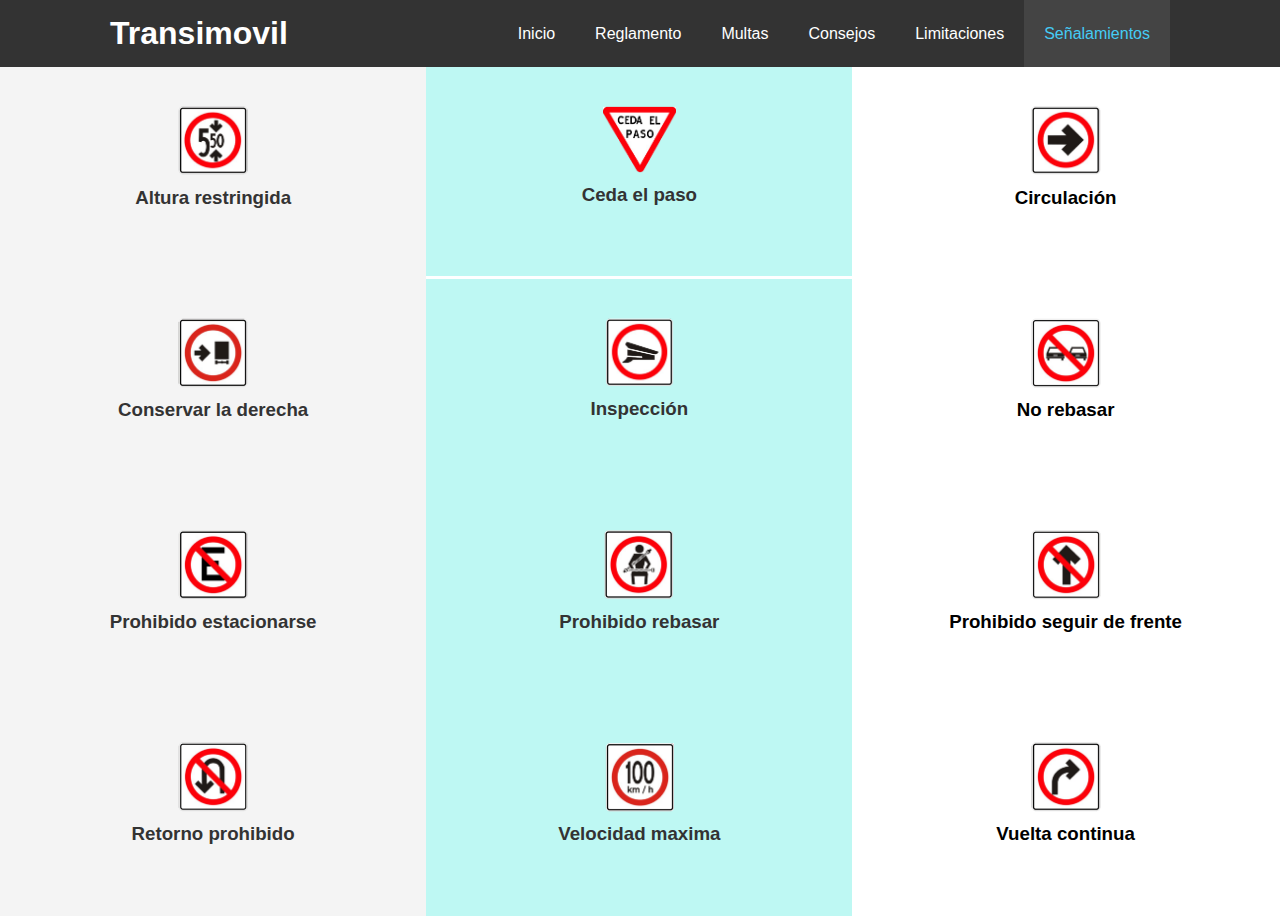
<file: restrictivas.html>
<!doctype html>
<html lang="en">
<head>
    <meta charset="UTF-8">
    <meta name="viewport"
          content="width=device-width, user-scalable=no, initial-scale=1.0, maximum-scale=1.0, minimum-scale=1.0">
    <meta http-equiv="X-UA-Compatible" content="ie=edge">
    <link rel="stylesheet" href="https://use.fontawesome.com/releases/v5.8.1/css/all.css" integrity="sha384-50oBUHEmvpQ+1lW4y57PTFmhCaXp0ML5d60M1M7uH2+nqUivzIebhndOJK28anvf" crossorigin="anonymous">
    <link rel="stylesheet" href="css/style.css">
    <link rel="stylesheet" media="screen and (max-width: 768px)" href="css/mobile.css">
    <title>Señalamientos restrictivos</title>
</head>
<body>
    <header>
        <nav id="navbar">
            <div class="container">
                <h1 class="logo"><a href="index.html">Transimovil</a></h1>
                <ul>
                    <li><a href="index.html">Inicio</a></li>
                    <li><a href="reglamento.html">Reglamento</a></li>
                    <li><a href="multas.html">Multas</a></li>
                    <li><a href="consejos.html">Consejos</a></li>
                    <li><a href="limitaciones.html">Limitaciones</a></li>
                    <li><a class="current" href="señalamientos.html">Señalamientos</a></li>
                </ul>
            </div>
        </nav>

        
    
    
    <section id="home_info">

        <!--Señales preventivas-->

        <!--</section>
        
        <div class="separa"></div>
         Señales restrictivas
         
        <section id=home_info>-->

            
        <div class="box bg-light">
            <img src="img/restrictivas/Altura_restringida.png" width="20%">
            <h3>Altura restringida</h3>
            <p></p>
        </div>
        <div class="box bg-primary">
            <img src="img/restrictivas/Ceda_paso.png" width="21%">
            <h3>Ceda el paso</h3>
            <p> </p>
        </div>
        <div class="box">
            <img src="img/restrictivas/Circulación.png" width="20%">
            <h3>Circulación</h3>
            <p></p>
        </div>
      

        <div class="box bg-light">
            <img src="img/restrictivas/Conservar_derecha.png" width="20%">
            <h3>Conservar la derecha</h3>
            <p></p>
        </div>  
        <div class="box bg-primary">
            <img src="img/restrictivas/Inspeccion.png" width="21%">
            <h3>Inspección</h3>
            <p> </p>
        </div>
        <div class="box">
            <img src="img/restrictivas/No rebasar.png" width="20%">
            <h3>No rebasar</h3>
            <p> </p>
        </div>


        <div class="box bg-light">
            <img src="img/restrictivas/prohibido estacionarse.png" width="20%">
            <h3>Prohibido estacionarse</h3>
            <p></p>
        </div>
        <div class="box bg-primary">
            <img src="img/restrictivas/Prohibido rebasar.png" width="20%">
            <h3>Prohibido rebasar</h3>
            <p> </p>
        </div>
        <div class="box">
            <img src="img/restrictivas/prohibido_frente.png" width="20%">
            <h3>Prohibido seguir de frente</h3>
            <p></p>
        </div>
      


        <div class="box bg-light">
            <img src="img/restrictivas/retorno_prohibido.png" width="20%">
            <h3>Retorno prohibido</h3>
            <p></p>
        </div>  
        <div class="box bg-primary">
            <img src="img/restrictivas/Velocidad_maxima.png" width="20%">
            <h3>Velocidad maxima</h3>
            <p> </p>
        </div>
        <div class="box">
            <img src="img/restrictivas/Vuelta-continua.png" width="20%">
            <h3>Vuelta continua</h3>
            <p> </p>
        </div>

           <!-- </section>
            Señales informativas
        <section id=home_info>
        -->
           
          
    
        </section>
    <div class="clr"></div>

</body>
</html>
</file>
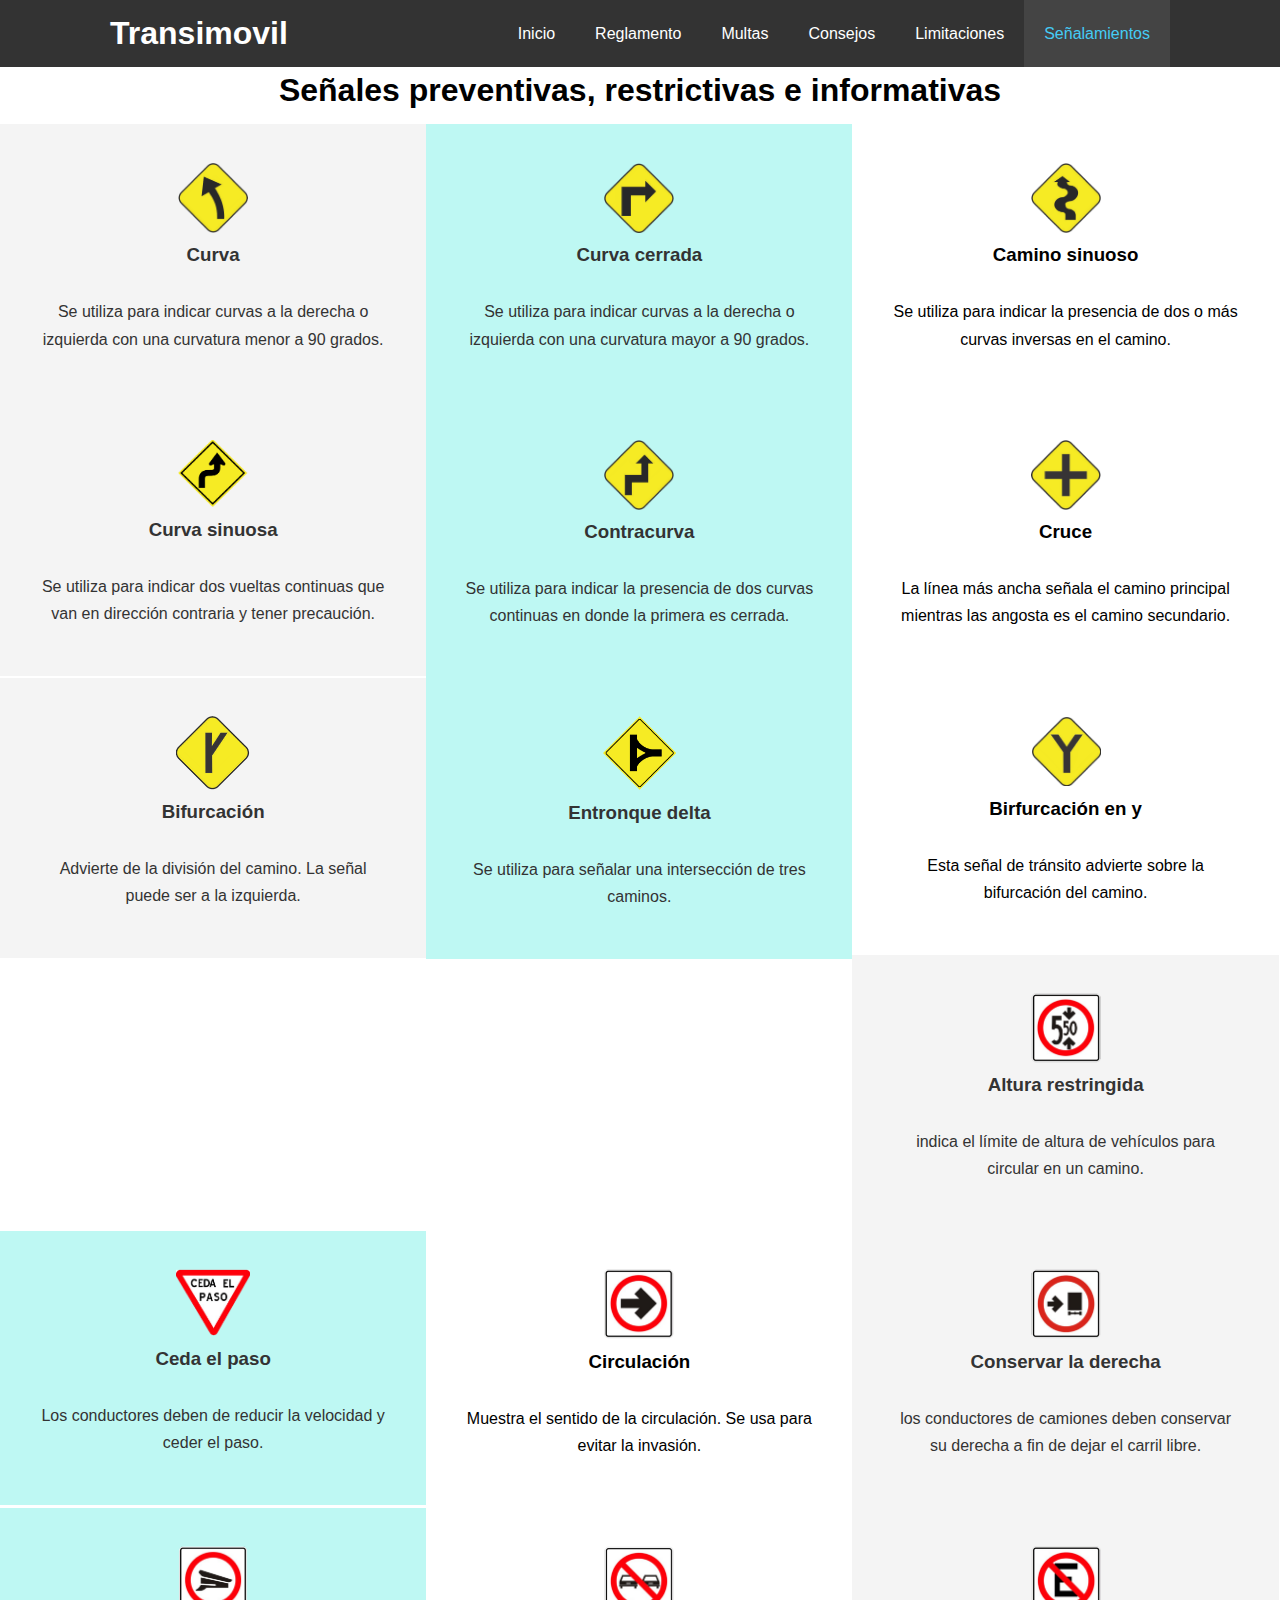
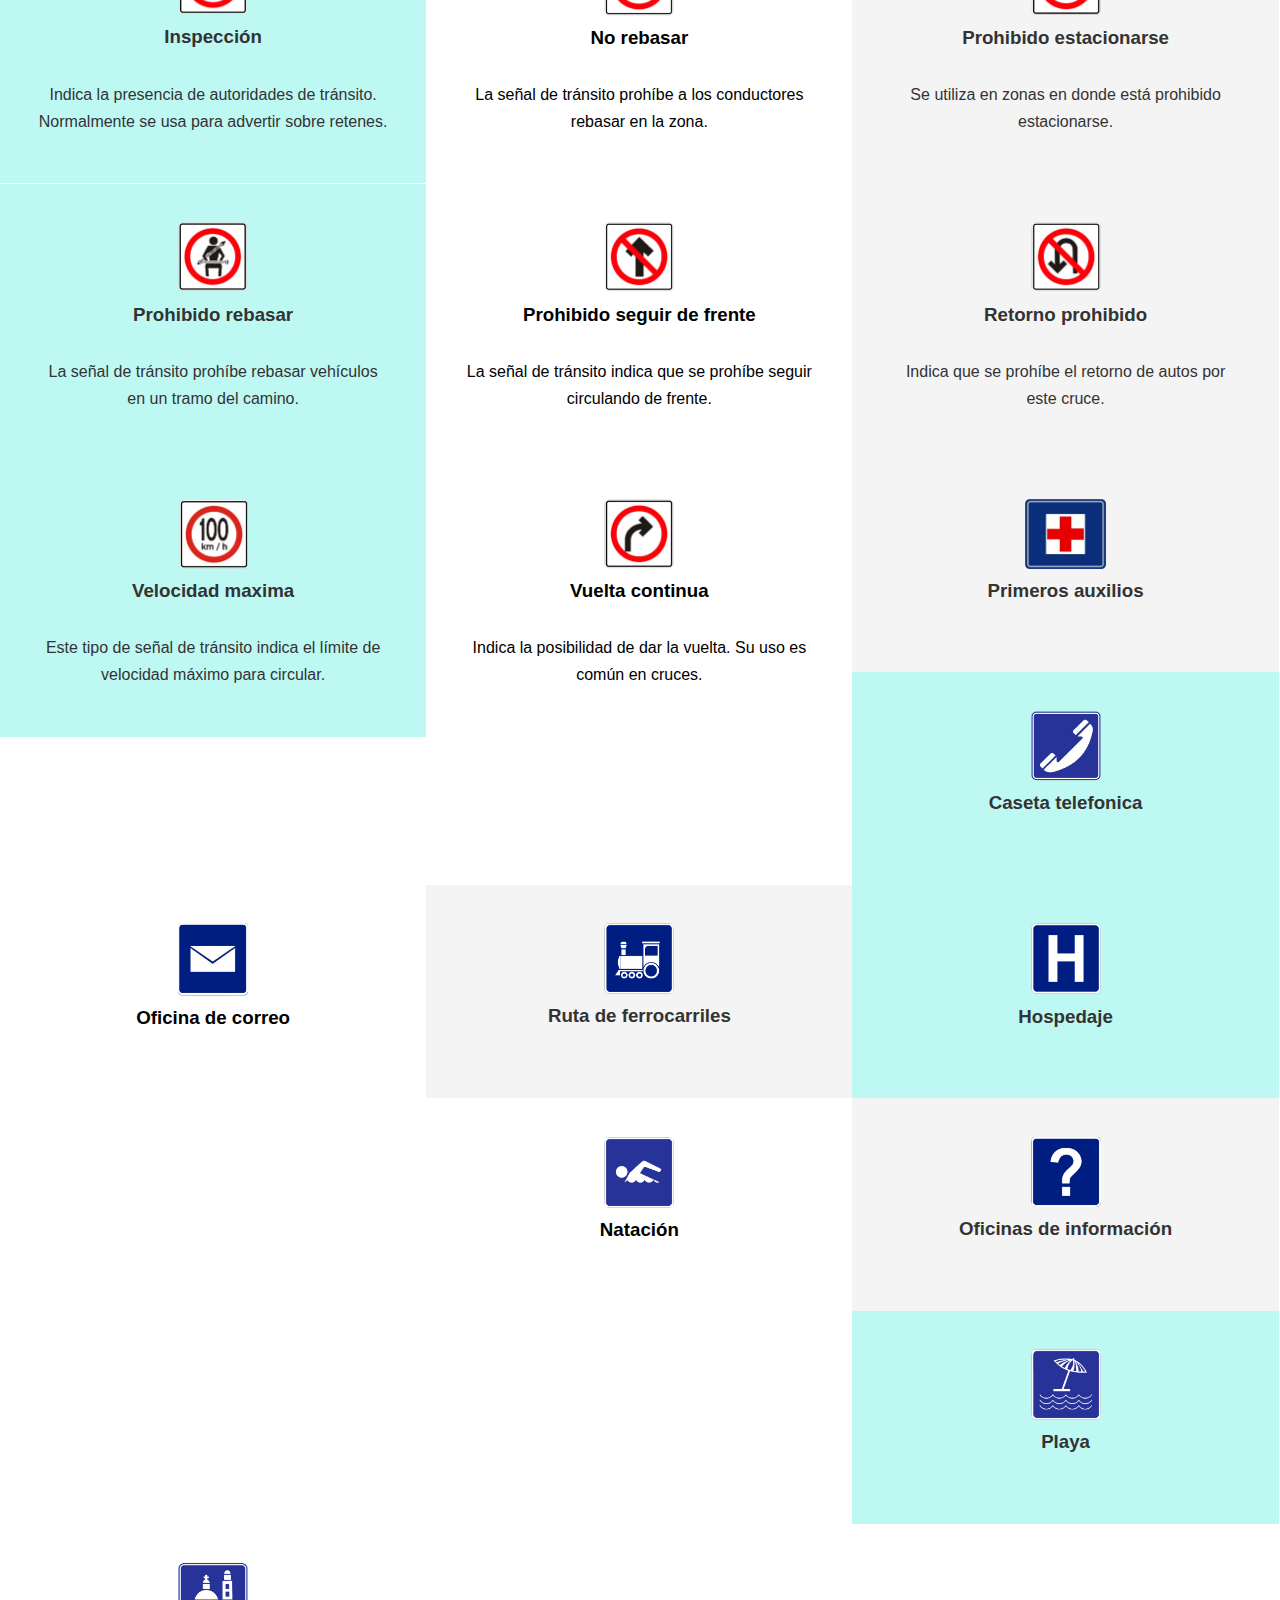
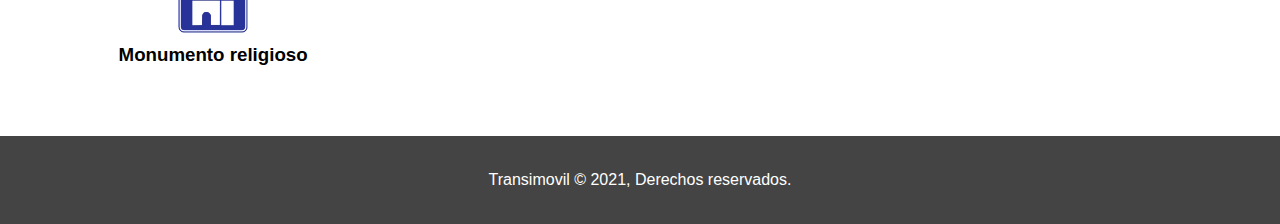
<file: señalamientos.html>
<!doctype html>
<html lang="en">
<head>
    <meta charset="UTF-8">
    <meta name="viewport"
          content="width=device-width, user-scalable=no, initial-scale=1.0, maximum-scale=1.0, minimum-scale=1.0">
    <meta http-equiv="X-UA-Compatible" content="ie=edge">
    <link rel="stylesheet" href="https://use.fontawesome.com/releases/v5.8.1/css/all.css" integrity="sha384-50oBUHEmvpQ+1lW4y57PTFmhCaXp0ML5d60M1M7uH2+nqUivzIebhndOJK28anvf" crossorigin="anonymous">
    <link rel="stylesheet" href="css/style.css">
    <link rel="stylesheet" media="screen and (max-width: 768px)" href="css/mobile.css">
    <title>Señalamientos</title>
</head>
<body>
    <header>
        <nav id="navbar">
            <div class="container">
                <h1 class="logo"><a href="index.html">Transimovil</a></h1>
                <ul>
                    <li><a href="index.html">Inicio</a></li>
                    <li><a href="reglamento.html">Reglamento</a></li>
                    <li><a href="multas.html">Multas</a></li>
                    <li><a href="consejos.html">Consejos</a></li>
                    <li><a href="limitaciones.html">Limitaciones</a></li>
                    <li><a class="current" href="señalamientos.html">Señalamientos</a></li>
                </ul>
            </div>
        </nav>

        
    <div style="font-size: 200%; font-weight: 700; margin-bottom: 20px; text-align: center; margin-top: 10px;">Señales preventivas, restrictivas e informativas</div>
    
    <section id="home_info">

        <!--Señales preventivas-->

        <div class="box bg-light">
            <img src="img/preventivas/Curva.PNG" width="20%">
            <h3>Curva</h3>
            <p>Se utiliza para indicar curvas a la derecha o izquierda con una curvatura menor a 90 grados.</p>
        </div>
        <div class="box bg-primary">
            <img src="img/preventivas/Curva_cerrada.PNG" width="20%">
            <h3>Curva cerrada</h3>
            <p>Se utiliza para indicar curvas a la derecha o izquierda con una curvatura mayor a 90 grados. </p>
        </div>
        <div class="box">
            <img src="img/preventivas/Camino_sinuoso.PNG" width="20%">
            <h3>Camino sinuoso</h3>
            <p>Se utiliza para indicar la presencia de dos o más curvas inversas en el camino.</p>
        </div>
      

        <div class="box bg-light">
            <img src="img/preventivas/Curva_sinuosa.png" width="20%">
            <h3>Curva sinuosa</h3>
            <p>Se utiliza para indicar dos vueltas continuas que van en dirección contraria y tener precaución.</p>
        </div>  
        <div class="box bg-primary">
            <img src="img/preventivas/Contracurva.PNG" width="20%">
            <h3>Contracurva</h3>
            <p>Se utiliza para indicar la presencia de dos curvas continuas en donde la primera es cerrada. </p>
        </div>
        <div class="box">
            <img src="img/preventivas/Cruce.PNG" width="20%">
            <h3>Cruce</h3>
            <p>La línea más ancha señala el camino principal mientras las angosta es el camino secundario. </p>
        </div>


        <div class="box bg-light">
            <img src="img/preventivas/Bifurcacion.png" width="21%">
            <h3>Bifurcación</h3>
            <p>Advierte de la división del camino. La señal puede ser a la izquierda.</p>
        </div>
        <div class="box bg-primary">
            <img src="img/preventivas/Entronque_delta.png" width="21%">
            <h3>Entronque delta</h3>
            <p>Se utiliza para señalar una intersección de tres caminos. </p>
        </div>
        <div class="box">
            <img src="img/preventivas/Entronque_en_Y.png" width="20%">
            <h3>Birfurcación en y</h3>
            <p>Esta señal de tránsito advierte sobre la bifurcación del camino. </p>
        </div>

        </section><div class="separa"></div>
         <!--Señales restrictivas-->
         
        <section id=home_info>

            
        <div class="box bg-light">
            <img src="img/restrictivas/Altura_restringida.png" width="20%">
            <h3>Altura restringida</h3>
            <p>indica el límite de altura de vehículos para circular en un camino.</p>
        </div>
        <div class="box bg-primary">
            <img src="img/restrictivas/Ceda_paso.png" width="21%">
            <h3>Ceda el paso</h3>
            <p>Los conductores deben de reducir la velocidad y ceder el paso. </p>
        </div>
        <div class="box">
            <img src="img/restrictivas/Circulación.png" width="20%">
            <h3>Circulación</h3>
            <p>Muestra el sentido de la circulación. Se usa para evitar la invasión.</p>
        </div>
      

        <div class="box bg-light">
            <img src="img/restrictivas/Conservar_derecha.png" width="20%">
            <h3>Conservar la derecha</h3>
            <p>los conductores de camiones deben conservar su derecha a fin de dejar el carril libre.</p>
        </div>  
        <div class="box bg-primary">
            <img src="img/restrictivas/Inspeccion.png" width="21%">
            <h3>Inspección</h3>
            <p>Indica la presencia de autoridades de tránsito. Normalmente se usa para advertir sobre retenes. </p>
        </div>
        <div class="box">
            <img src="img/restrictivas/No rebasar.png" width="20%">
            <h3>No rebasar</h3>
            <p>La señal de tránsito prohíbe a los conductores rebasar en la zona. </p>
        </div>


        <div class="box bg-light">
            <img src="img/restrictivas/prohibido estacionarse.png" width="20%">
            <h3>Prohibido estacionarse</h3>
            <p>Se utiliza en zonas en donde está prohibido estacionarse.</p>
        </div>
        <div class="box bg-primary">
            <img src="img/restrictivas/Prohibido rebasar.png" width="20%">
            <h3>Prohibido rebasar</h3>
            <p>La señal de tránsito prohíbe rebasar vehículos en un tramo del camino. </p>
        </div>
        <div class="box">
            <img src="img/restrictivas/prohibido_frente.png" width="20%">
            <h3>Prohibido seguir de frente</h3>
            <p>La señal de tránsito indica que se prohíbe seguir circulando de frente.</p>
        </div>
      


        <div class="box bg-light">
            <img src="img/restrictivas/retorno_prohibido.png" width="20%">
            <h3>Retorno prohibido</h3>
            <p>Indica que se prohíbe el retorno de autos por este cruce.</p>
        </div>  
        <div class="box bg-primary">
            <img src="img/restrictivas/Velocidad_maxima.png" width="20%">
            <h3>Velocidad maxima</h3>
            <p>Este tipo de señal de tránsito indica el límite de velocidad máximo para circular. </p>
        </div>
        <div class="box">
            <img src="img/restrictivas/Vuelta-continua.png" width="20%">
            <h3>Vuelta continua</h3>
            <p>Indica la posibilidad de dar la vuelta. Su uso es común en cruces. </p>
        </div>

            </section>
            <!--Señales informativas-->
        <section id=home_info>

            
            <div class="box bg-light">
                <img src="img/informativa/auxilios.jpg" width="23%">
                <h3>Primeros auxilios</h3>
                <p></p>
            </div>
            <div class="box bg-primary">
                <img src="img/informativa/caseta.png" width="20%">
                <h3>Caseta telefonica</h3>
                <p> </p>
            </div>
            <div class="box">
                <img src="img/informativa/correos.jpg" width="20%">
                <h3>Oficina de correo</h3>
                <p></p>
            </div>
          
    
            <div class="box bg-light">
                <img src="img/informativa/ferrocarriles.png" width="20%">
                <h3>Ruta de ferrocarriles</h3>
                <p></p>
            </div>  
            <div class="box bg-primary">
                <img src="img/informativa/hospedaje.png" width="20%">
                <h3>Hospedaje</h3>
                <p></p>
            </div>
            <div class="box">
                <img src="img/informativa/natacion.png" width="20%">
                <h3>Natación</h3>
                <p> </p>
            </div>
    
    
            <div class="box bg-light">
                <img src="img/informativa/oficinas.png" width="20%">
                <h3>Oficinas de información</h3>
                <p></p>
            </div>
            <div class="box bg-primary">
                <img src="img/informativa/playa.png" width="20%">
                <h3>Playa</h3>
                <p> </p>
            </div>
            <div class="box">
                <img src="img/informativa/religioso.png" width="20%">
                <h3>Monumento religioso</h3>
                <p></p>
            </div>
          
    
                </section>
    <div class="clr"></div>
<footer id="main-footer">
    <p>Transimovil &copy; 2021, Derechos reservados.</p>
</footer>
</body>
</html>
</file>
<file: css/mobile.css>
#navbar .logo {
    float: none;
    text-align: center;
}
#navbar ul, #navbar ul li {
    float: none;
}
#navbar ul li a {
    padding: 5px;
    border-bottom: #444444 dotted 1px;
}
/* Showcases*/
#showcase {
  height: 100%;
}
#showcase .showcase-content {
    padding-top: 170px;
    padding-bottom: 30px;
}
/* Home Info*/
#home_info {
    height: 550px;
}
#home_info .info-img {
    display: none;
}
#home_info .info-content {
    float: none;
    width: 100%;
}
/* Boxes */
.box {
    float: none;
    width: 100%;
}
/* About Info*/
#about-info .info-right,
#about-info .info-left {
    float: none;
    width: 100%;
}
#about-info .info-left {
   margin-top: 30px;
}
.l-heading {
    text-align: center;
}
#contact-info .box {
    border-bottom: #444444 dotted 1px;
}
</file>
<file: css/style.css>
/* reset */
* {
    margin: 0;
    padding: 0;
    box-sizing: border-box;
}

/* Main Styling*/

html,body{
    font-family: "Segoe UI", Tahoma, Geneva, Verdana, sans-serif;
    line-height: 1.7em;
}
a {
    color: #333;
    text-decoration: none;
}

h1, h2, h3 {
    padding-bottom: 20px;
}
p {
    margin: 10px 0;
}
/* Utility Classes*/

.separa{
    padding: 15%;
}
.container {
    margin: auto;
    max-width: 1100px;
    overflow: auto;
    padding: 0 20px;
}
.text-primary {
    color: #45ccf5;
}
.lead {
    font-size: 20px;
}
.btn {
    display: inline-block;
    font-size: 20px;
    color: #fff;
    background: #333;
    padding: 13px 20px;
    border: none;
    cursor: pointer;
}
.btn:hover {
    background: #45ccf5;
    color: #333333;
}
.btn-light {
    background: #f4f4f4;
    color: #333333;
}

.bg-dark {
    background: #333333;
    color: #ffffff;
}
.bg-light {
    background: #f4f4f4;
    color: #333333;
}
.bg-primary {
    background: #bef8f3;
    color: #333333;
}
.clr {
    clear: both;
}
.l-heading {
    font-size: 40px;
    line-height: 1.2;
}

/* Padding*/
.py-1{
    padding: 10px 0;
}
.py-2 {
    padding: 20px 0;
}
.py-3 {
    padding: 30px 0;
}
/*Navbar index*/
.index{
    background: #333;
    color: #fff;
    overflow: auto;
    padding-bottom: 0%;
    
}
.index h1{
    
    float: left;
    padding-top: 10px;
    font-size: 2vw;
    padding-bottom: 0px;

}
.numemergencia{
    text-align: center;
    padding-bottom: 7.8%;
}

/* Navbar*/
#navbar {
    background: #333;
    color: #fff;
    overflow: auto;
    padding: auto;
}

#navbar a {
    color: #ffffff;

}
#navbar h1 {
    float: left;
    padding-top: 20px;
}
#navbar ul {
    list-style: none;
    float: right;
}
#navbar ul li {
    float: left;
}
#navbar ul li a {
    display: block;
    padding: 20px;
    text-align: center;
}
#navbar ul li a:hover,
#navbar ul li a.current{
    background: #444;
    color: #45ccf5;
}

/* Showcase*/
#showcase {
    background: url('../img/trafic.jpg') no-repeat
    center center/cover;
    height: 600px;
}
#showcase .showcase-content {
    color: #fff;
    text-align: center;
    padding-top: 170px;
}
#showcase .showcase-content h1{
    font-size: 60px;
    line-height: 1.2em;
}
#showcase .showcase-content p {
    padding-bottom: 20px;
    line-height: 1.7em;
}

/* Home Info*/
#home_info {
    height: 100%;
}
#home_info .info-img {
    float: left;
    width: 50%;
    /* background: url("../img/photo-1.jpg") no-repeat;*/
    /* min-height: 100%;  */
}
#home_info .info-content {
    float: right;
    width: 50%;
    height: 100%;
    text-align: center;
    padding: 50px 30px;
    overflow: hidden;
}
#home_info .info-content p {
    padding-bottom: 25%;
}

/* Features */
.box {
    float: left;
    width: 33.3%;
    padding: 3%;
    text-align: center;
}
.box i {
    margin-bottom: 10px;
}

/* About Info*/

#multa{
    background: url("../img/dinero.jpg")no-repeat center center/cover ; 

    /* padding-top: 100px; */
}
.mul{
    color: white;
}
#about-info .info-right{
    float: right;
    width: 50%;
    min-height: 100%;
}
#about-info .info-right img {
    display: block;
    margin: auto;
    width: 70%;
    border-radius: 50%;
}

#about-info .info-left {
    float: left;
    width: 50%;
    min-height: 100%;
}



/* Testimonial*/
#testimonials{
    height: 100%;
    background: url("../img/trafico.jpg")no-repeat center center/cover;
    padding-top: 100px;
}
#testimonial{
    height: 40%;
    background: url("../img/reglamento.jpg")no-repeat center center/cover;
    padding-top: 80px;
}
#testimonials h2 {
    color: #ffffff;
    text-align: center;
    padding-bottom: 40px;
}
#testimonials .testimonial{
    padding: 20px;
    margin-bottom: 40px;
    border-radius: 5px;
    opacity: 0.9;
}
#testimonials .testimonial img{
    width: 100px;
    float: left;
    margin-right: 20px;
    border-radius: 50%;
}

#limitaciones{
    height: 100%;
    background: url("../img/fon.jpg")no-repeat center center/cover;
    padding-top: 100px;
}
#limitaciones h2 {
    color: #ffffff;
    text-align: center;
    padding-bottom: 40px;
}
#limitaciones .testimonial{
    padding: 20px;
    margin-bottom: 40px;
    border-radius: 5px;
    opacity: 0.9;
}
#limitaciones .testimonial img{
    width: 100px;
    float: left;
    margin-right: 20px;
    border-radius: 50%;
}



/* Contact Form*/

#contact-form .form-group {
    margin-bottom: 20px;
}
#contact-form label {
    display: block;
    margin-bottom: 5px;
}
#contact-form input, #contact-form textarea {
    width: 100%;
    padding: 10px;
    border: 1px #dddddd solid;
}
#contact-form textarea {
    height: 200px;
}
#contact-form input:focus,
#contact-form textarea:focus {
    outline: none;
    border-color: #f7c08a;
}
/* acordeon */
#acor_titulo:hover{
    background: #93f3d9;
	color: #000;
}

 /* Footer*/

#main-footer {
    position:static;
    text-align: center;
    background: #444444;
    color: #ffffff;
    padding: 20px;
}
</file>
